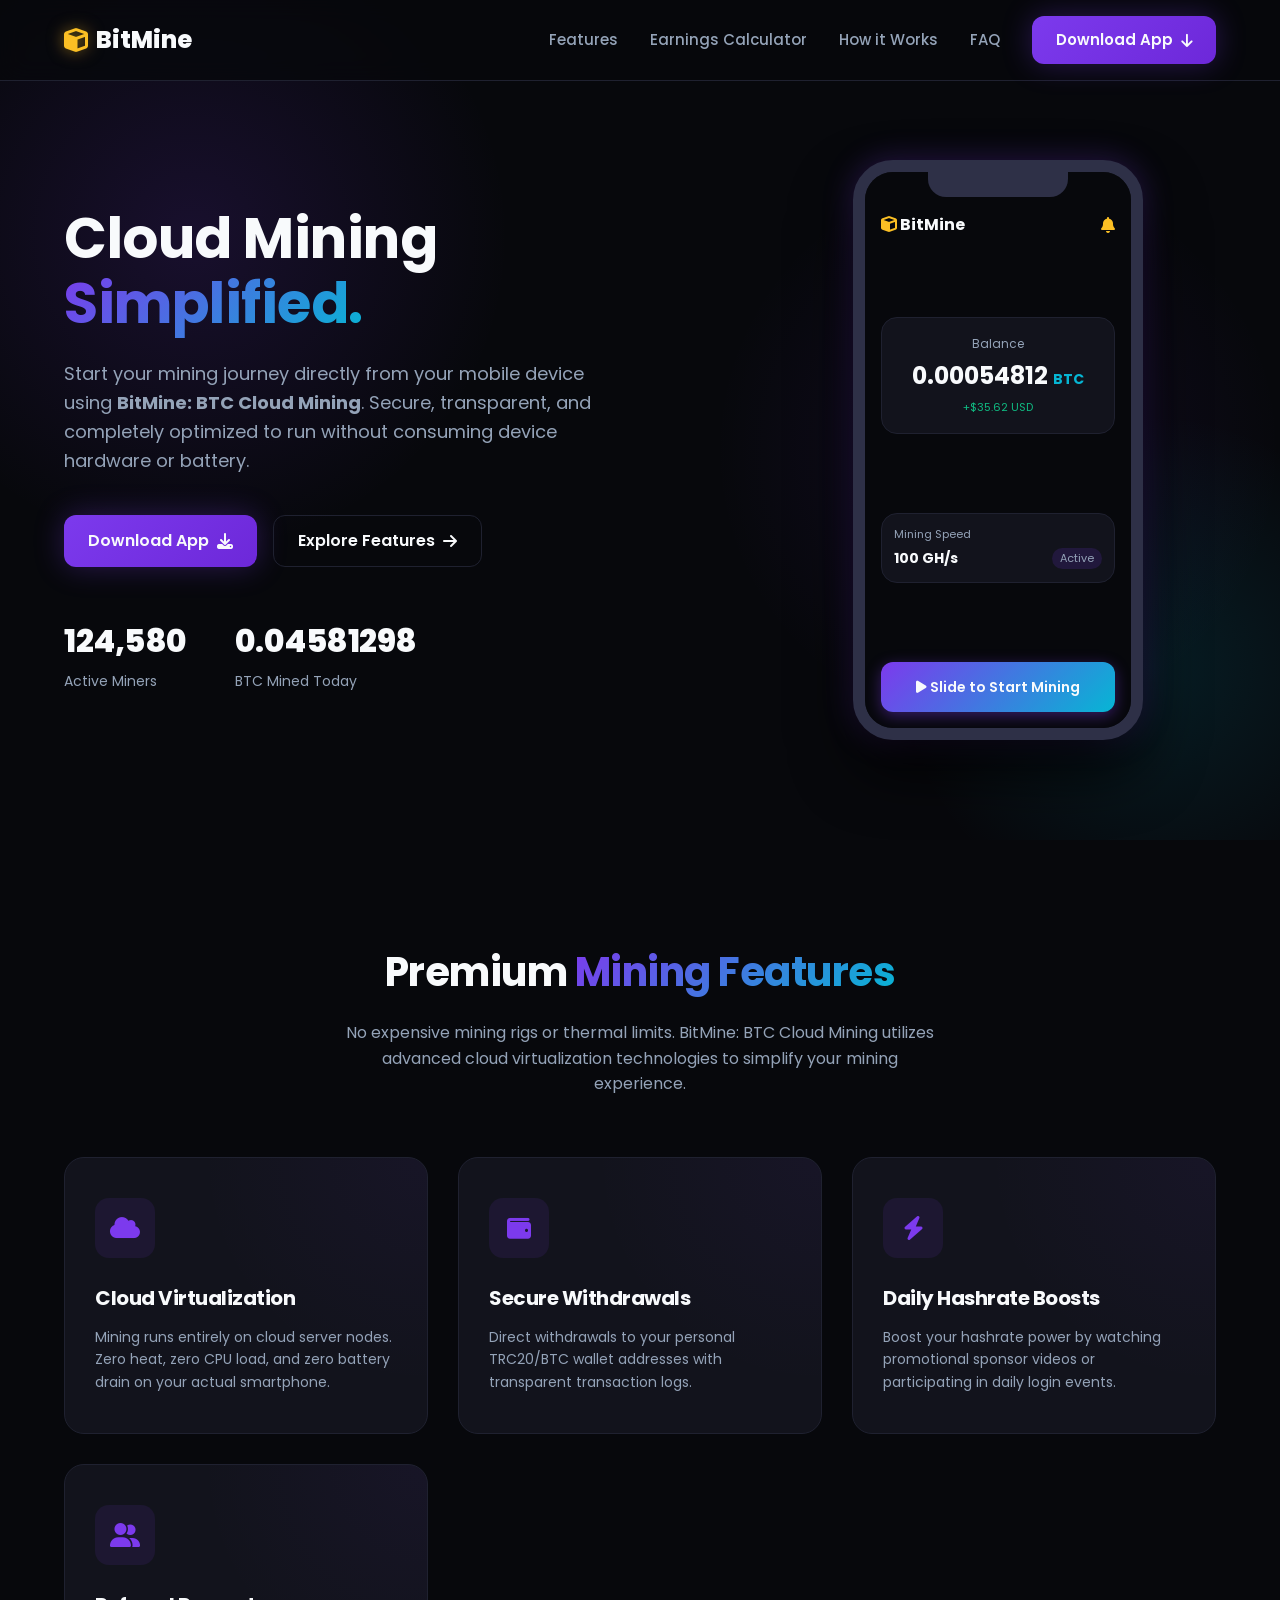
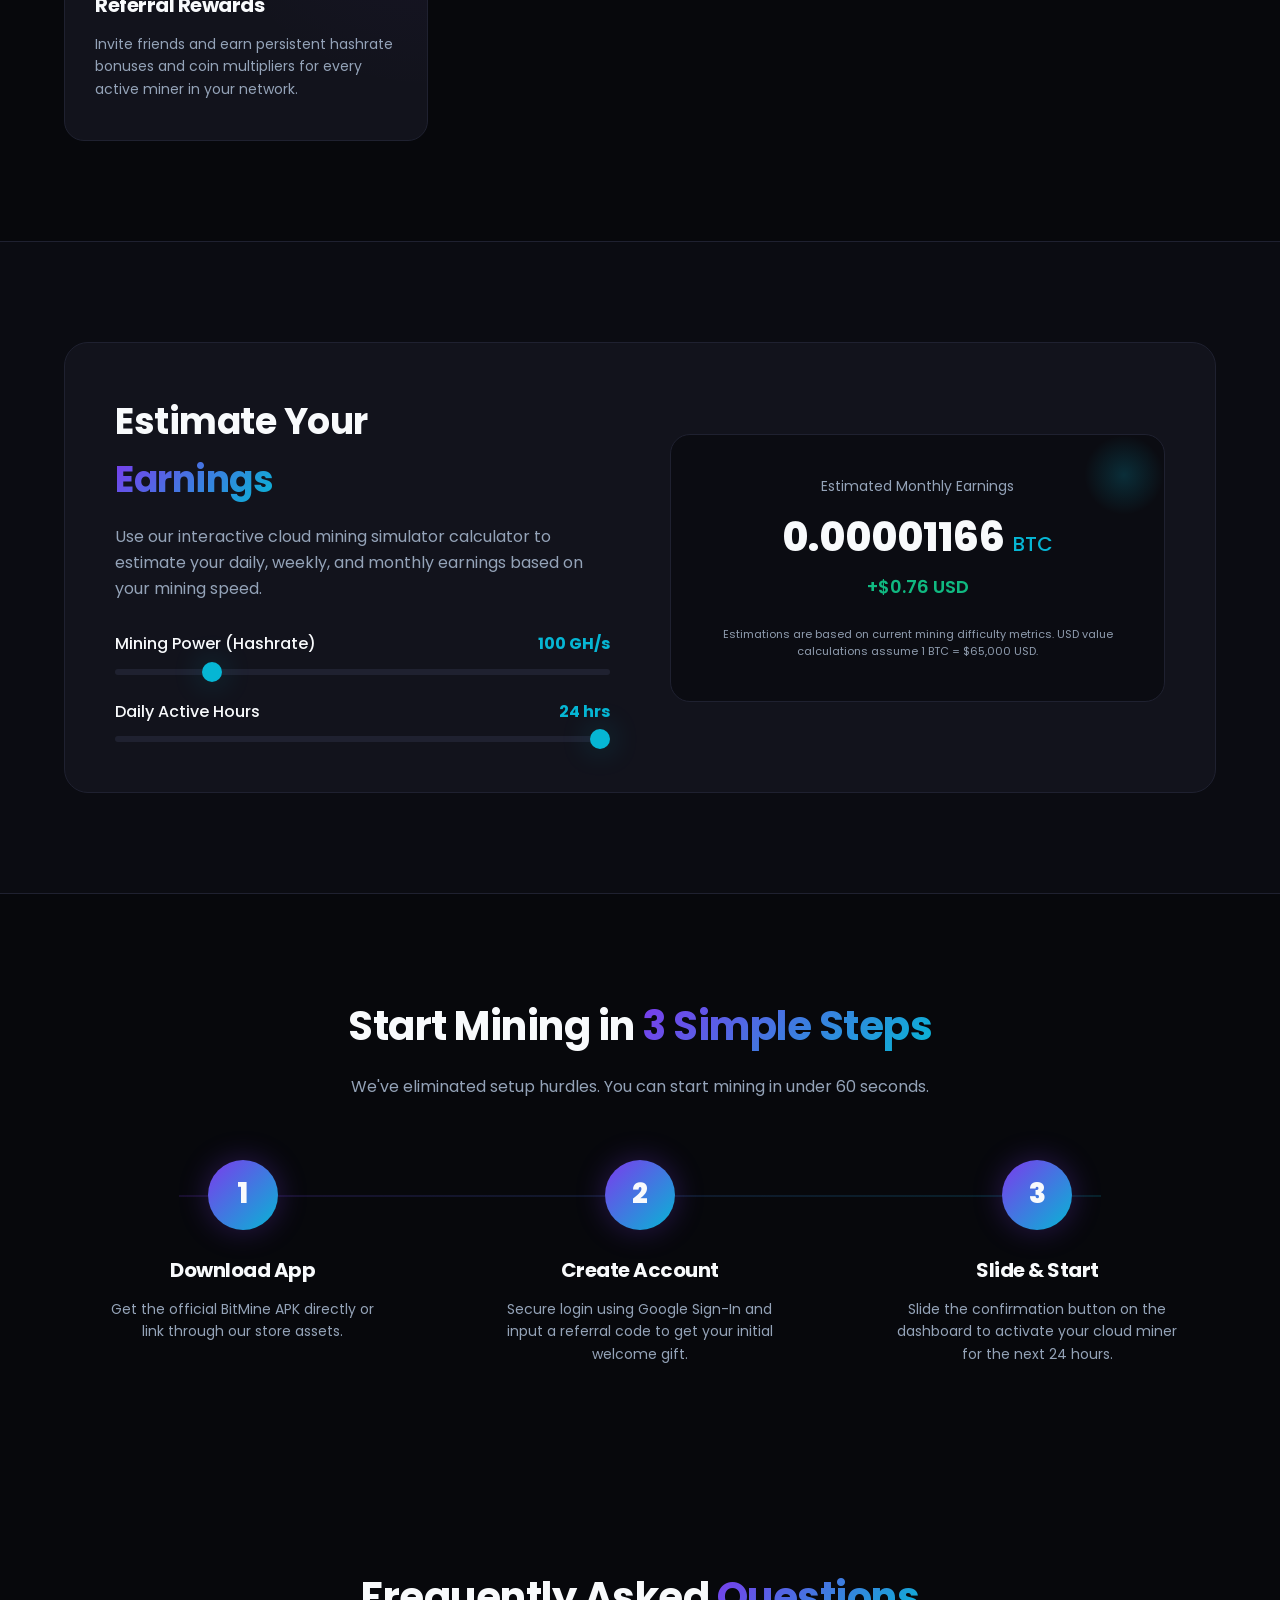
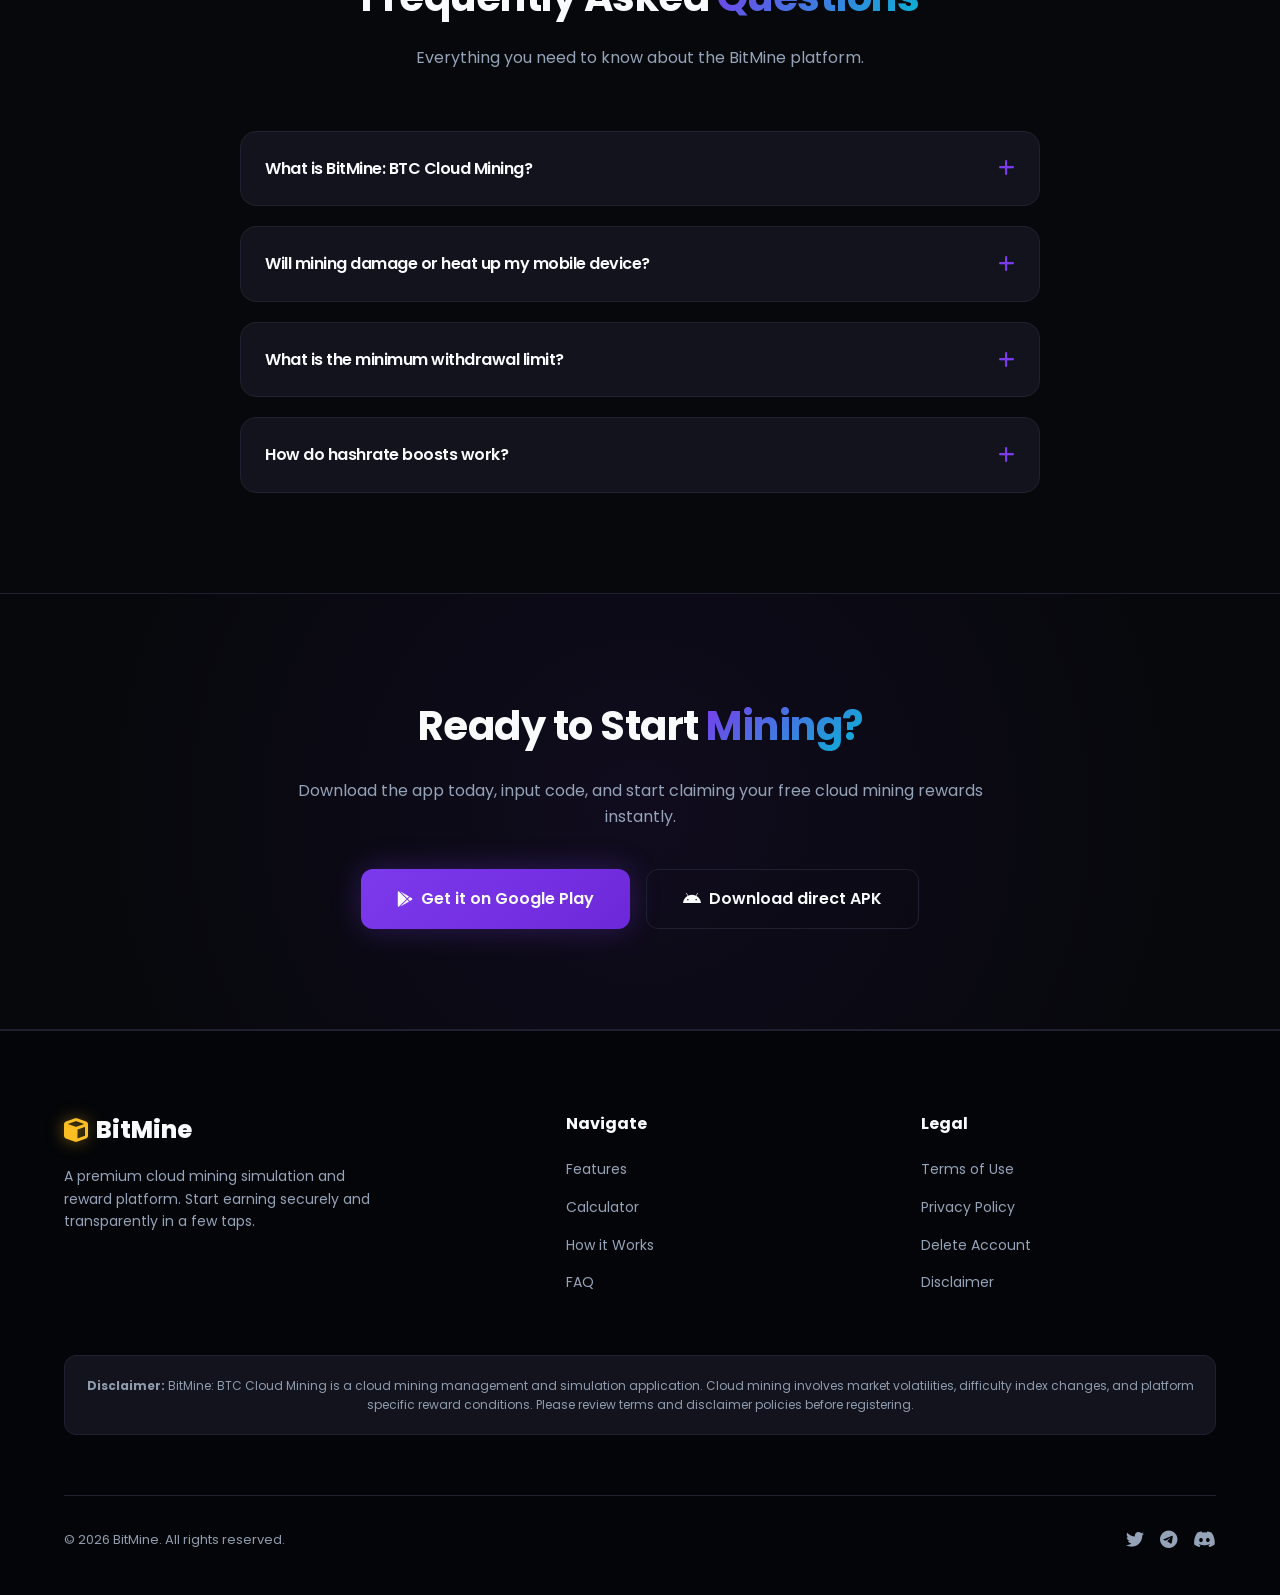
<file: index.html>
<!DOCTYPE html>
<html lang="en">
<head>
  <meta charset="UTF-8">
  <meta name="google-site-verification" content="Ybs1XV404HcVGMchdDGfZZibd4NsnzkDzKSmb9MdOsA" />
  <meta name="viewport" content="width=device-width, initial-scale=1.0">
  <title>BitMine: BTC Cloud Mining - Premium Cloud Mining Simulation Platform</title>

  <!-- SEO Meta Tags -->
  <meta name="description" content="Start mining Bitcoin securely and easily with BitMine: BTC Cloud Mining. The premium crypto cloud mining simulation platform for mobile. Zero battery drain, zero CPU load.">
  <meta name="keywords" content="bitcoin cloud mining, free btc miner, bitmine app, btc cloud mining, crypto mining simulation, earn bitcoin free, mobile bitcoin mining, legit btc cloud mining, bitmine crypto cloud mining, how to mine btc on android, bitcoin miner android, cloud mining simulator">
  <meta name="robots" content="index, follow">
  <meta name="author" content="BitMine Team">
  <link rel="canonical" href="https://bitmine-crypto-cloud-mining-d8o9.vercel.app/">

  <!-- Open Graph / Facebook -->
  <meta property="og:type" content="website">
  <meta property="og:url" content="https://bitmine-crypto-cloud-mining-d8o9.vercel.app/">
  <meta property="og:title" content="BitMine: BTC Cloud Mining - Premium Cloud Mining Simulation Platform">
  <meta property="og:description" content="Start mining Bitcoin securely and easily with BitMine: BTC Cloud Mining. Premium crypto cloud mining simulator with zero device resource usage.">
  <meta property="og:image" content="https://bitmine-crypto-cloud-mining-d8o9.vercel.app/images/meta-banner.png">

  <!-- Twitter -->
  <meta property="twitter:card" content="summary_large_image">
  <meta property="twitter:url" content="https://bitmine-crypto-cloud-mining-d8o9.vercel.app/">
  <meta property="twitter:title" content="BitMine: BTC Cloud Mining - Premium Cloud Mining Simulation Platform">
  <meta property="twitter:description" content="Start mining Bitcoin securely and easily with BitMine: BTC Cloud Mining. Premium crypto cloud mining simulator with zero device resource usage.">
  <meta property="twitter:image" content="https://bitmine-crypto-cloud-mining-d8o9.vercel.app/images/meta-banner.png">

  <!-- FontAwesome Icons -->
  <link rel="stylesheet" href="https://cdnjs.cloudflare.com/ajax/libs/font-awesome/6.4.0/css/all.min.css">
  <!-- Stylesheet -->
  <link rel="stylesheet" href="style.css">
</head>
<body>

  <!-- ── Header & Navigation ── -->
  <header>
    <div class="container nav-wrapper">
      <a href="#" class="logo" aria-label="BitMine Home">
        <i class="fa-solid fa-cube" aria-hidden="true"></i> BitMine
      </a>
      <nav>
        <div class="menu-toggle" id="mobile-menu" role="button" aria-label="Toggle navigation menu" tabindex="0" aria-expanded="false">
          <i class="fa-solid fa-bars" aria-hidden="true"></i>
        </div>
        <ul>
          <li><a href="#features">Features</a></li>
          <li><a href="#calculator">Earnings Calculator</a></li>
          <li><a href="#how-it-works">How it Works</a></li>
          <li><a href="#faq">FAQ</a></li>
          <li><a href="#download" class="btn-primary">Download App <i class="fa-solid fa-arrow-down" aria-hidden="true"></i></a></li>
        </ul>
      </nav>
    </div>
  </header>

  <!-- ── Hero Section ── -->
  <section class="hero">
    <div class="container hero-grid">
      <div class="hero-content">
        <h1>Cloud Mining <br><span class="gradient-text">Simplified.</span></h1>
        <p>Start your mining journey directly from your mobile device using <strong>BitMine: BTC Cloud Mining</strong>. Secure, transparent, and completely optimized to run without consuming device hardware or battery.</p>
        <div class="hero-buttons">
          <a href="#download" class="btn-primary">Download App <i class="fa-solid fa-download" aria-hidden="true"></i></a>
          <a href="#features" class="btn-secondary">Explore Features <i class="fa-solid fa-arrow-right" aria-hidden="true"></i></a>
        </div>
        <div class="hero-stats">
          <div class="stat-item">
            <h3 id="stat-miners">124,580</h3>
            <p>Active Miners</p>
          </div>
          <div class="stat-item">
            <h3 id="stat-btc">0.04581295</h3>
            <p>BTC Mined Today</p>
          </div>
        </div>
      </div>
      <div class="hero-mockup">
        <div class="mockup-glow"></div>
        <div class="device-frame">
          <div class="device-notch"></div>
          <div class="app-screen">
            <div class="app-header">
              <span><i class="fa-solid fa-cube" aria-hidden="true"></i> BitMine</span>
              <i class="fa-solid fa-bell" aria-hidden="true"></i>
            </div>
            
            <div class="app-card">
              <p class="app-card-title">Balance</p>
              <p class="app-card-val">0.00054812 <span style="font-size: 14px; color: var(--secondary);">BTC</span></p>
              <p style="font-size: 11px; color: var(--success); margin-top: 4px;">+$35.62 USD</p>
            </div>

            <div class="app-card" style="padding: 12px;">
              <p class="app-card-title" style="text-align: left; font-size: 11px;">Mining Speed</p>
              <div style="display: flex; justify-content: space-between; align-items: center; margin-top: 4px;">
                <span style="font-weight: 700; font-size: 14px; color: var(--text-primary);">100 GH/s</span>
                <span style="font-size: 11px; color: var(--text-secondary); background: rgba(124,58,237,0.15); padding: 2px 8px; border-radius: 20px;">Active</span>
              </div>
            </div>

            <div class="app-mining-btn">
              <i class="fa-solid fa-play" aria-hidden="true"></i> Slide to Start Mining
            </div>
          </div>
        </div>
      </div>
    </div>
  </section>

  <!-- ── Features Section ── -->
  <section class="features" id="features">
    <div class="container">
      <div class="section-header">
        <h2>Premium <span class="gradient-text">Mining Features</span></h2>
        <p>No expensive mining rigs or thermal limits. BitMine: BTC Cloud Mining utilizes advanced cloud virtualization technologies to simplify your mining experience.</p>
      </div>
      <div class="features-grid">
        <!-- Feature 1 -->
        <div class="feature-card">
          <div class="feature-icon"><i class="fa-solid fa-cloud" aria-hidden="true"></i></div>
          <h3>Cloud Virtualization</h3>
          <p>Mining runs entirely on cloud server nodes. Zero heat, zero CPU load, and zero battery drain on your actual smartphone.</p>
        </div>
        <!-- Feature 2 -->
        <div class="feature-card">
          <div class="feature-icon"><i class="fa-solid fa-wallet" aria-hidden="true"></i></div>
          <h3>Secure Withdrawals</h3>
          <p>Direct withdrawals to your personal TRC20/BTC wallet addresses with transparent transaction logs.</p>
        </div>
        <!-- Feature 3 -->
        <div class="feature-card">
          <div class="feature-icon"><i class="fa-solid fa-bolt" aria-hidden="true"></i></div>
          <h3>Daily Hashrate Boosts</h3>
          <p>Boost your hashrate power by watching promotional sponsor videos or participating in daily login events.</p>
        </div>
        <!-- Feature 4 -->
        <div class="feature-card">
          <div class="feature-icon"><i class="fa-solid fa-user-group" aria-hidden="true"></i></div>
          <h3>Referral Rewards</h3>
          <p>Invite friends and earn persistent hashrate bonuses and coin multipliers for every active miner in your network.</p>
        </div>
      </div>
    </div>
  </section>

  <!-- ── Interactive Earnings Calculator ── -->
  <section class="calculator-section" id="calculator">
    <div class="container">
      <div class="calc-box">
        <div class="calc-left">
          <h2>Estimate Your <br><span class="gradient-text">Earnings</span></h2>
          <p>Use our interactive cloud mining simulator calculator to estimate your daily, weekly, and monthly earnings based on your mining speed.</p>
          <div class="calc-sliders">
            <div class="slider-group">
              <div class="slider-header">
                <span>Mining Power (Hashrate)</span>
                <span id="hashrate-label">100 GH/s</span>
              </div>
              <input type="range" id="hashrate-slider" min="10" max="500" value="100" aria-label="Mining Power Hashrate Slider">
            </div>
            <div class="slider-group">
              <div class="slider-header">
                <span>Daily Active Hours</span>
                <span id="hours-label">24 hrs</span>
              </div>
              <input type="range" id="hours-slider" min="1" max="24" value="24" aria-label="Daily active hours slider">
            </div>
          </div>
        </div>
        <div class="calc-right">
          <p class="calc-output-title">Estimated Monthly Earnings</p>
          <p class="calc-output-val" id="calc-btc-val">0.00054000 <span>BTC</span></p>
          <p class="calc-usd-val" id="calc-usd-val">+$35.10 USD</p>
          <p style="font-size: 11px; color: var(--text-muted);">Estimations are based on current mining difficulty metrics. USD value calculations assume 1 BTC = $65,000 USD.</p>
        </div>
      </div>
    </div>
  </section>

  <!-- ── How It Works Section ── -->
  <section class="how-it-works" id="how-it-works">
    <div class="container">
      <div class="section-header">
        <h2>Start Mining in <span class="gradient-text">3 Simple Steps</span></h2>
        <p>We've eliminated setup hurdles. You can start mining in under 60 seconds.</p>
      </div>
      <div class="steps-container">
        <div class="step-card">
          <div class="step-num">1</div>
          <h3>Download App</h3>
          <p>Get the official BitMine APK directly or link through our store assets.</p>
        </div>
        <div class="step-card">
          <div class="step-num">2</div>
          <h3>Create Account</h3>
          <p>Secure login using Google Sign-In and input a referral code to get your initial welcome gift.</p>
        </div>
        <div class="step-card">
          <div class="step-num">3</div>
          <h3>Slide & Start</h3>
          <p>Slide the confirmation button on the dashboard to activate your cloud miner for the next 24 hours.</p>
        </div>
      </div>
    </div>
  </section>

  <!-- ── FAQ Section ── -->
  <section class="faq" id="faq">
    <div class="container">
      <div class="section-header">
        <h2>Frequently Asked <span class="gradient-text">Questions</span></h2>
        <p>Everything you need to know about the BitMine platform.</p>
      </div>
      <div class="faq-container">
        <!-- FAQ 1 -->
        <div class="faq-item">
          <div class="faq-header" role="button" tabindex="0" aria-expanded="false">
            <h3>What is BitMine: BTC Cloud Mining?</h3>
            <i class="fa-solid fa-plus faq-icon" aria-hidden="true"></i>
          </div>
          <div class="faq-content">
            <p>BitMine: BTC Cloud Mining is a cloud mining management and simulation platform that lets users coordinate remote mining nodes. The app acts as a dashboard to claim earnings, boost mining speed, and request payouts securely.</p>
          </div>
        </div>
        <!-- FAQ 2 -->
        <div class="faq-item">
          <div class="faq-header" role="button" tabindex="0" aria-expanded="false">
            <h3>Will mining damage or heat up my mobile device?</h3>
            <i class="fa-solid fa-plus faq-icon" aria-hidden="true"></i>
          </div>
          <div class="faq-content">
            <p>No. Traditional mining runs heavy calculations on hardware, leading to battery degradation and overheating. BitMine runs all computations on secure remote servers. Your phone is only used as a tracking dashboard.</p>
          </div>
        </div>
        <!-- FAQ 3 -->
        <div class="faq-item">
          <div class="faq-header" role="button" tabindex="0" aria-expanded="false">
            <h3>What is the minimum withdrawal limit?</h3>
            <i class="fa-solid fa-plus faq-icon" aria-hidden="true"></i>
          </div>
          <div class="faq-content">
            <p>The standard minimum withdrawal threshold is 0.00001 BTC. Payout requests are verified and processed directly to TRC20/BTC wallet addresses within 24 to 72 hours.</p>
          </div>
        </div>
        <!-- FAQ 4 -->
        <div class="faq-item">
          <div class="faq-header" role="button" tabindex="0" aria-expanded="false">
            <h3>How do hashrate boosts work?</h3>
            <i class="fa-solid fa-plus faq-icon" aria-hidden="true"></i>
          </div>
          <div class="faq-content">
            <p>You can temporarily boost your hashrate power by claiming daily bonuses, activating the sponsor video multipliers, or by referring active users to the platform.</p>
          </div>
        </div>
      </div>
    </div>
  </section>

  <!-- ── Download Call to Action ── -->
  <section class="calculator-section" id="download" style="text-align: center; background: radial-gradient(circle at center, rgba(124, 58, 237, 0.08) 0%, transparent 80%);">
    <div class="container" style="max-width: 800px;">
      <h2 style="font-size: 40px; margin-bottom: 20px;">Ready to Start <span class="gradient-text">Mining?</span></h2>
      <p style="color: var(--text-secondary); margin-bottom: 40px;">Download the app today, input code, and start claiming your free cloud mining rewards instantly.</p>
      <div style="display: flex; justify-content: center; gap: 16px; flex-wrap: wrap;">
        <a href="https://play.google.com/store/apps/details?id=com.bitcloudmining.simulator" class="btn-primary" style="padding: 16px 36px; font-size: 16px;" target="_blank" rel="noopener">
          <i class="fa-brands fa-google-play" aria-hidden="true"></i> Get it on Google Play
        </a>
        <a href="#" class="btn-secondary" style="padding: 16px 36px; font-size: 16px;">
          <i class="fa-brands fa-android" aria-hidden="true"></i> Download direct APK
        </a>
      </div>
    </div>
  </section>

  <!-- ── Footer ── -->
  <footer>
    <div class="container">
      <div class="footer-grid">
        <div class="footer-brand">
          <a href="#" class="logo" aria-label="BitMine Home"><i class="fa-solid fa-cube" aria-hidden="true"></i> BitMine</a>
          <p>A premium cloud mining simulation and reward platform. Start earning securely and transparently in a few taps.</p>
        </div>
        <div class="footer-links">
          <h4>Navigate</h4>
          <ul>
            <li><a href="#features">Features</a></li>
            <li><a href="#calculator">Calculator</a></li>
            <li><a href="#how-it-works">How it Works</a></li>
            <li><a href="#faq">FAQ</a></li>
          </ul>
        </div>
        <div class="footer-links">
          <h4>Legal</h4>
          <ul>
            <li><a href="terms_of_use.html">Terms of Use</a></li>
            <li><a href="privacy_policy.html">Privacy Policy</a></li>
            <li><a href="delete_user.html">Delete Account</a></li>
            <li><a href="#">Disclaimer</a></li>
          </ul>
        </div>
        <div class="footer-disclaimer">
          <p><strong>Disclaimer:</strong> BitMine: BTC Cloud Mining is a cloud mining management and simulation application. Cloud mining involves market volatilities, difficulty index changes, and platform specific reward conditions. Please review terms and disclaimer policies before registering.</p>
        </div>
      </div>
      <div class="footer-bottom">
        <p>&copy; 2026 BitMine. All rights reserved.</p>
        <div class="social-links">
          <a href="#" aria-label="Twitter"><i class="fa-brands fa-twitter" aria-hidden="true"></i></a>
          <a href="#" aria-label="Telegram"><i class="fa-brands fa-telegram" aria-hidden="true"></i></a>
          <a href="#" aria-label="Discord"><i class="fa-brands fa-discord" aria-hidden="true"></i></a>
        </div>
      </div>
    </div>
  </footer>

  <!-- ── Javascript Logic ── -->
  <script>
    // Mobile Navigation Menu Toggle
    const mobileMenu = document.getElementById('mobile-menu');
    const navUl = document.querySelector('nav ul');
    
    function toggleMenu() {
      navUl.classList.toggle('active');
      const icon = mobileMenu.querySelector('i');
      icon.classList.toggle('fa-bars');
      icon.classList.toggle('fa-xmark');
      const isExpanded = navUl.classList.contains('active');
      mobileMenu.setAttribute('aria-expanded', isExpanded ? 'true' : 'false');
    }

    mobileMenu.addEventListener('click', toggleMenu);
    mobileMenu.addEventListener('keydown', (e) => {
      if (e.key === 'Enter' || e.key === ' ') {
        e.preventDefault();
        toggleMenu();
      }
    });

    // Close menu when clicking on a link
    document.querySelectorAll('nav ul a').forEach(link => {
      link.addEventListener('click', () => {
        navUl.classList.remove('active');
        const icon = mobileMenu.querySelector('i');
        icon.classList.add('fa-bars');
        icon.classList.remove('fa-xmark');
        mobileMenu.setAttribute('aria-expanded', 'false');
      });
    });

    // Live Mined BTC Counter Animation
    let btcMined = 0.04581295;
    const btcCounterEl = document.getElementById('stat-btc');
    setInterval(() => {
      btcMined += 0.00000003;
      btcCounterEl.innerText = btcMined.toFixed(8);
    }, 1500);

    // Earnings Calculator
    const hashrateSlider = document.getElementById('hashrate-slider');
    const hoursSlider = document.getElementById('hours-slider');
    const hashrateLabel = document.getElementById('hashrate-label');
    const hoursLabel = document.getElementById('hours-label');
    const calcBtcVal = document.getElementById('calc-btc-val');
    const calcUsdVal = document.getElementById('calc-usd-val');

    const BTC_PRICE = 65000; 
    const BASE_RATE_PER_SEC_PER_GH = 0.000000000000045; 

    function updateCalculation() {
      const hashrate = parseFloat(hashrateSlider.value);
      const hours = parseFloat(hoursSlider.value);

      hashrateLabel.innerText = `${hashrate} GH/s`;
      hoursLabel.innerText = `${hours} hrs`;

      const secondsPerMonth = hours * 3600 * 30;
      const btcEarned = hashrate * secondsPerMonth * BASE_RATE_PER_SEC_PER_GH;
      const usdEarned = btcEarned * BTC_PRICE;

      calcBtcVal.innerHTML = `${btcEarned.toFixed(8)} <span>BTC</span>`;
      calcUsdVal.innerText = `+$${usdEarned.toFixed(2)} USD`;
    }

    hashrateSlider.addEventListener('input', updateCalculation);
    hoursSlider.addEventListener('input', updateCalculation);
    updateCalculation(); 

    // FAQ Accordion Logic
    const faqItems = document.querySelectorAll('.faq-item');
    faqItems.forEach(item => {
      const header = item.querySelector('.faq-header');
      const content = item.querySelector('.faq-content');
      
      function toggleFAQ() {
        const isActive = item.classList.contains('active');
        
        faqItems.forEach(i => {
          i.classList.remove('active');
          i.querySelector('.faq-header').setAttribute('aria-expanded', 'false');
          i.querySelector('.faq-content').style.maxHeight = null;
        });

        if (!isActive) {
          item.classList.add('active');
          header.setAttribute('aria-expanded', 'true');
          content.style.maxHeight = content.scrollHeight + "px";
        }
      }

      header.addEventListener('click', toggleFAQ);
      header.addEventListener('keydown', (e) => {
        if (e.key === 'Enter' || e.key === ' ') {
          e.preventDefault();
          toggleFAQ();
        }
      });
    });
  </script>
</body>
</html>
</file>
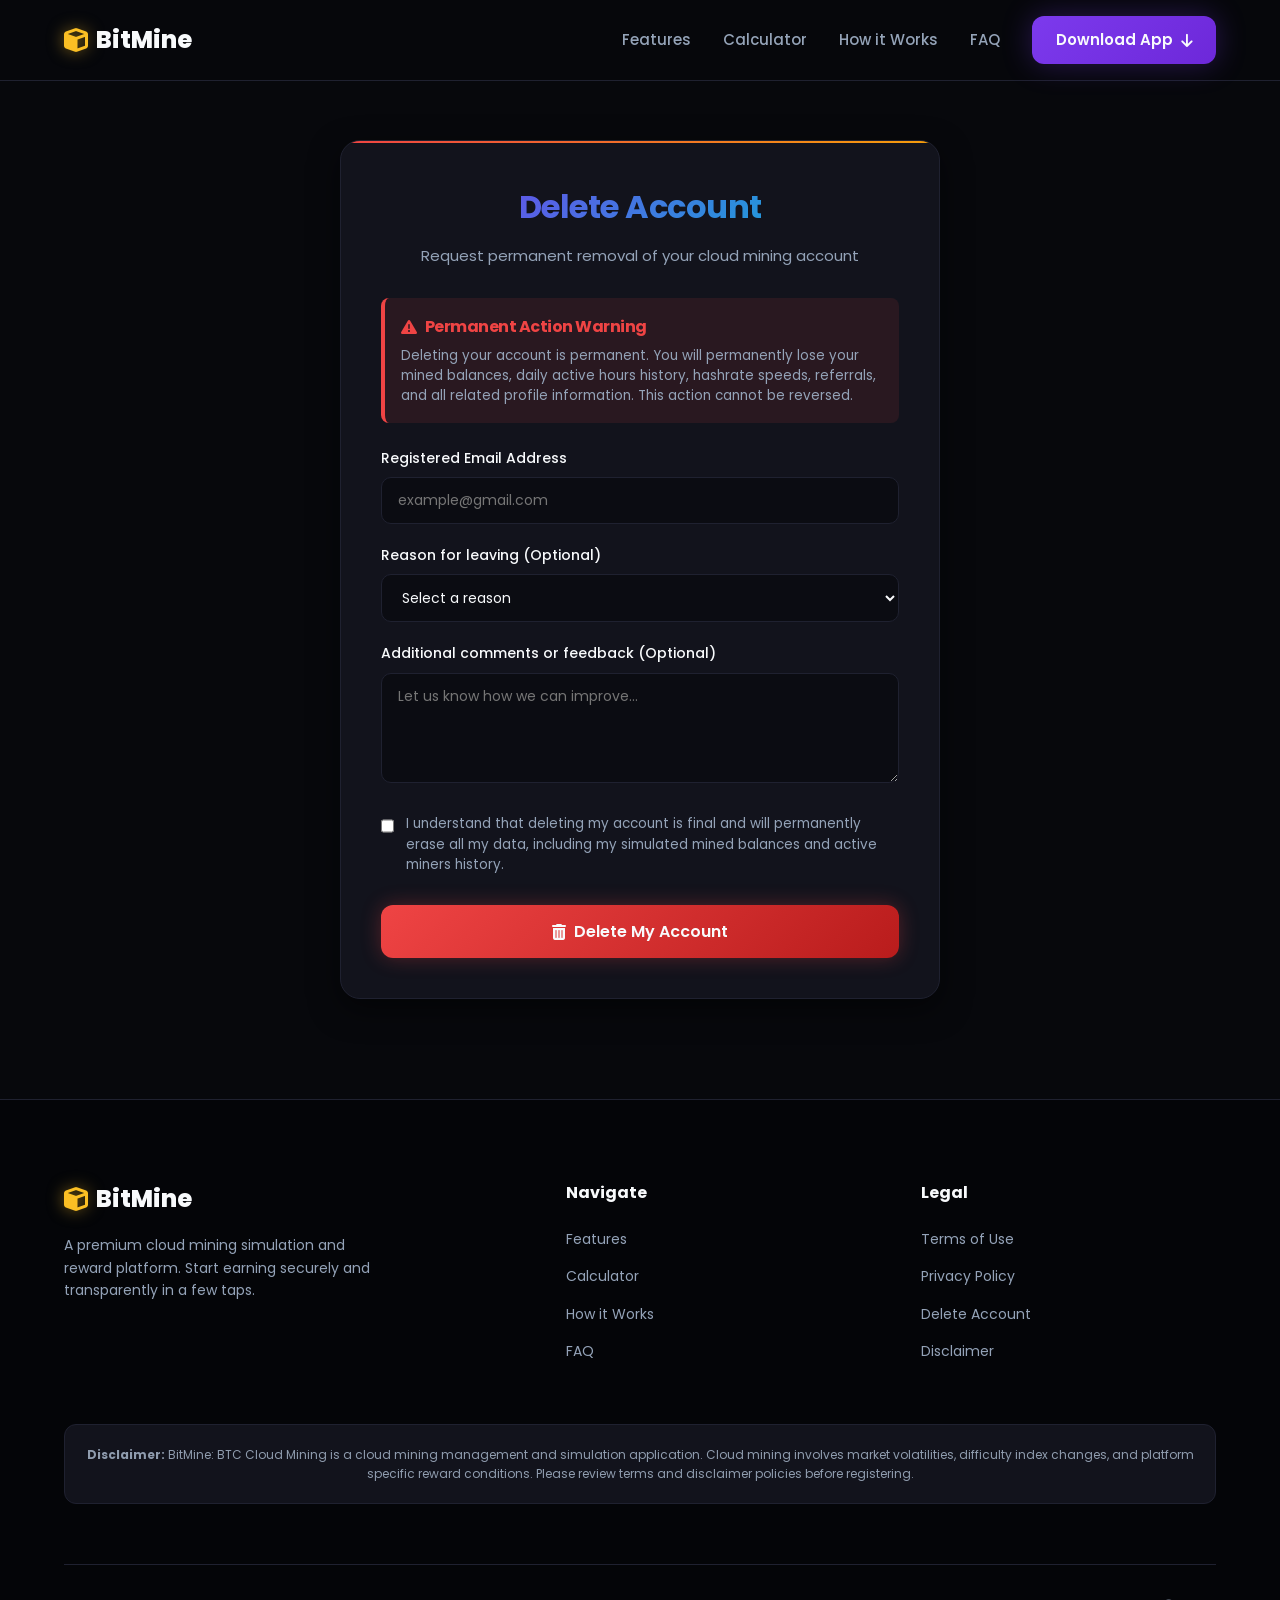
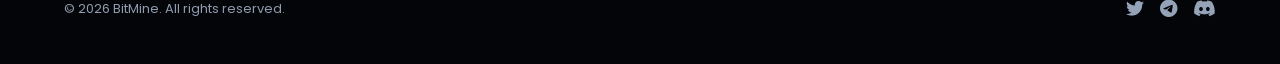
<file: delete_user.html>
<!DOCTYPE html>
<html lang="en">
<head>
  <meta charset="UTF-8">
  <meta name="viewport" content="width=device-width, initial-scale=1.0">
  <title>Delete Account - BitMine: BTC Cloud Mining</title>

  <!-- SEO Meta Tags -->
  <meta name="description" content="Request deletion of your BitMine: BTC Cloud Mining account and associated data.">
  <meta name="keywords" content="delete account, delete user data, bitmine support, data deletion, remove account">
  <meta name="robots" content="index, follow">
  <link rel="canonical" href="https://bitmine-crypto-cloud-mining-d8o9.vercel.app/delete_user.html">

  <!-- FontAwesome Icons -->
  <link rel="stylesheet" href="https://cdnjs.cloudflare.com/ajax/libs/font-awesome/6.4.0/css/all.min.css">
  <!-- Stylesheet -->
  <link rel="stylesheet" href="style.css">
  <style>
    .delete-container {
      padding: 140px 0 100px 0;
      max-width: 600px;
      margin: 0 auto;
    }
    .delete-card {
      background-color: var(--card-bg);
      border: 1px solid var(--card-border);
      border-radius: 20px;
      padding: 40px;
      box-shadow: 0 10px 30px rgba(0, 0, 0, 0.5);
      position: relative;
      overflow: hidden;
    }
    .delete-card::before {
      content: '';
      position: absolute;
      top: -2px;
      left: -2px;
      right: -2px;
      height: 4px;
      background: linear-gradient(90deg, #EF4444, #F59E0B);
      border-radius: 20px 20px 0 0;
    }
    .delete-card h1 {
      font-size: 32px;
      margin-bottom: 12px;
      text-align: center;
    }
    .delete-subtitle {
      text-align: center;
      color: var(--text-secondary);
      font-size: 15px;
      margin-bottom: 30px;
    }
    .warning-box {
      background: rgba(239, 68, 68, 0.1);
      border-left: 4px solid #EF4444;
      padding: 16px;
      border-radius: 8px;
      margin-bottom: 24px;
    }
    .warning-box h3 {
      color: #EF4444;
      font-size: 16px;
      margin-bottom: 6px;
      display: flex;
      align-items: center;
      gap: 8px;
    }
    .warning-box p {
      color: var(--text-secondary);
      font-size: 13.5px;
      line-height: 1.5;
    }
    .form-group {
      margin-bottom: 20px;
    }
    .form-group label {
      display: block;
      color: var(--text-primary);
      font-size: 14px;
      font-weight: 500;
      margin-bottom: 8px;
    }
    .form-group input[type="email"],
    .form-group select,
    .form-group textarea {
      width: 100%;
      background: rgba(7, 8, 12, 0.6);
      border: 1px solid var(--card-border);
      border-radius: 10px;
      padding: 12px 16px;
      color: var(--text-primary);
      font-size: 14px;
      font-family: 'Poppins', sans-serif;
      transition: var(--transition);
    }
    .form-group input[type="email"]:focus,
    .form-group select:focus,
    .form-group textarea:focus {
      border-color: #EF4444;
      outline: none;
      box-shadow: 0 0 10px rgba(239, 68, 68, 0.2);
    }
    .checkbox-group {
      display: flex;
      align-items: flex-start;
      gap: 12px;
      margin-top: 24px;
      margin-bottom: 30px;
    }
    .checkbox-group input[type="checkbox"] {
      margin-top: 4px;
      accent-color: #EF4444;
      cursor: pointer;
      width: 16px;
      height: 16px;
    }
    .checkbox-group label {
      color: var(--text-secondary);
      font-size: 13.5px;
      line-height: 1.5;
      cursor: pointer;
      user-select: none;
    }
    .btn-danger {
      width: 100%;
      background: linear-gradient(135deg, #EF4444 0%, #B91C1C 100%);
      color: var(--text-primary);
      padding: 14px 24px;
      border-radius: 12px;
      text-decoration: none;
      font-weight: 600;
      font-size: 16px;
      display: inline-flex;
      align-items: center;
      justify-content: center;
      gap: 8px;
      border: none;
      cursor: pointer;
      box-shadow: 0 0 20px rgba(239, 68, 68, 0.3);
      transition: var(--transition);
    }
    .btn-danger:hover {
      transform: translateY(-2px);
      box-shadow: 0 0 30px rgba(239, 68, 68, 0.5);
    }
    .btn-danger:disabled {
      background: var(--card-border);
      color: var(--text-muted);
      cursor: not-allowed;
      transform: none;
      box-shadow: none;
    }
    .success-card {
      display: none;
      text-align: center;
      padding: 20px 0;
    }
    .success-icon {
      font-size: 60px;
      color: var(--success);
      margin-bottom: 24px;
      filter: drop-shadow(0 0 15px rgba(16, 185, 129, 0.4));
    }
    .success-card h2 {
      font-size: 28px;
      margin-bottom: 16px;
    }
    .success-card p {
      color: var(--text-secondary);
      font-size: 15px;
      margin-bottom: 24px;
      line-height: 1.6;
    }
    @media (max-width: 768px) {
      .delete-container {
        padding: 100px 16px 60px 16px;
      }
      .delete-card {
        padding: 30px 20px;
      }
      .delete-card h1 {
        font-size: 26px;
      }
    }
  </style>
</head>
<body>

  <!-- ── Header & Navigation ── -->
  <header>
    <div class="container nav-wrapper">
      <a href="index.html" class="logo" aria-label="BitMine Home">
        <i class="fa-solid fa-cube" aria-hidden="true"></i> BitMine
      </a>
      <nav>
        <div class="menu-toggle" id="mobile-menu" role="button" aria-label="Toggle navigation menu" tabindex="0" aria-expanded="false">
          <i class="fa-solid fa-bars" aria-hidden="true"></i>
        </div>
        <ul>
          <li><a href="index.html#features">Features</a></li>
          <li><a href="index.html#calculator">Calculator</a></li>
          <li><a href="index.html#how-it-works">How it Works</a></li>
          <li><a href="index.html#faq">FAQ</a></li>
          <li><a href="index.html#download" class="btn-primary">Download App <i class="fa-solid fa-arrow-down" aria-hidden="true"></i></a></li>
        </ul>
      </nav>
    </div>
  </header>

  <!-- ── Main Container ── -->
  <main class="container delete-container">
    <!-- Deletion Form Card -->
    <div class="delete-card" id="deletion-card">
      <h1 class="gradient-text">Delete Account</h1>
      <p class="delete-subtitle">Request permanent removal of your cloud mining account</p>

      <div class="warning-box">
        <h3><i class="fa-solid fa-triangle-exclamation"></i> Permanent Action Warning</h3>
        <p>Deleting your account is permanent. You will permanently lose your mined balances, daily active hours history, hashrate speeds, referrals, and all related profile information. This action cannot be reversed.</p>
      </div>

      <form id="delete-account-form" onsubmit="handleDeletionSubmit(event)">
        <div class="form-group">
          <label for="email">Registered Email Address</label>
          <input type="email" id="email" name="email" placeholder="example@gmail.com" required autocomplete="email">
        </div>

        <div class="form-group">
          <label for="reason">Reason for leaving (Optional)</label>
          <select id="reason" name="reason">
            <option value="" disabled selected>Select a reason</option>
            <option value="no-longer-need">No longer using the application</option>
            <option value="too-difficult">Found mining simulator too complex</option>
            <option value="privacy">Privacy concerns</option>
            <option value="bugs">Encountered application bugs</option>
            <option value="other">Other reason</option>
          </select>
        </div>

        <div class="form-group">
          <label for="message">Additional comments or feedback (Optional)</label>
          <textarea id="message" name="message" rows="4" placeholder="Let us know how we can improve..."></textarea>
        </div>

        <div class="checkbox-group">
          <input type="checkbox" id="confirm-deletion" required>
          <label for="confirm-deletion">
            I understand that deleting my account is final and will permanently erase all my data, including my simulated mined balances and active miners history.
          </label>
        </div>

        <button type="submit" class="btn-danger" id="submit-btn">
          <i class="fa-solid fa-trash-can"></i> Delete My Account
        </button>
      </form>
    </div>

    <!-- Success Modal Card -->
    <div class="delete-card success-card" id="success-card">
      <div class="success-icon">
        <i class="fa-regular fa-circle-check"></i>
      </div>
      <h2 class="gradient-text">Request Received</h2>
      <p>
        Your account deletion request has been successfully registered. In compliance with data safety standards, we will permanently purge all your personal records, wallet details, and mining milestones within <strong>7 business days</strong>.
      </p>
      <p style="font-size: 13.5px; color: var(--text-muted);">
        If you have questions, please feel free to reach out to us at <a href="mailto:gurukrupatechnology007@gmail.com" style="color: var(--secondary); text-decoration: none;">gurukrupatechnology007@gmail.com</a>.
      </p>
      <a href="index.html" class="btn-secondary back-btn">
        <i class="fa-solid fa-house"></i> Return Home
      </a>
    </div>
  </main>

  <!-- ── Footer ── -->
  <footer>
    <div class="container">
      <div class="footer-grid">
        <div class="footer-brand">
          <a href="index.html" class="logo" aria-label="BitMine Home"><i class="fa-solid fa-cube" aria-hidden="true"></i> BitMine</a>
          <p>A premium cloud mining simulation and reward platform. Start earning securely and transparently in a few taps.</p>
        </div>
        <div class="footer-links">
          <h4>Navigate</h4>
          <ul>
            <li><a href="index.html#features">Features</a></li>
            <li><a href="index.html#calculator">Calculator</a></li>
            <li><a href="index.html#how-it-works">How it Works</a></li>
            <li><a href="index.html#faq">FAQ</a></li>
          </ul>
        </div>
        <div class="footer-links">
          <h4>Legal</h4>
          <ul>
            <li><a href="terms_of_use.html">Terms of Use</a></li>
            <li><a href="privacy_policy.html">Privacy Policy</a></li>
            <li><a href="delete_user.html">Delete Account</a></li>
            <li><a href="#">Disclaimer</a></li>
          </ul>
        </div>
        <div class="footer-disclaimer">
          <p><strong>Disclaimer:</strong> BitMine: BTC Cloud Mining is a cloud mining management and simulation application. Cloud mining involves market volatilities, difficulty index changes, and platform specific reward conditions. Please review terms and disclaimer policies before registering.</p>
        </div>
      </div>
      <div class="footer-bottom">
        <p>&copy; 2026 BitMine. All rights reserved.</p>
        <div class="social-links">
          <a href="#" aria-label="Twitter"><i class="fa-brands fa-twitter" aria-hidden="true"></i></a>
          <a href="#" aria-label="Telegram"><i class="fa-brands fa-telegram" aria-hidden="true"></i></a>
          <a href="#" aria-label="Discord"><i class="fa-brands fa-discord" aria-hidden="true"></i></a>
        </div>
      </div>
    </div>
  </footer>

  <!-- ── Javascript Logic ── -->
  <script>
    // Mobile Navigation Menu Toggle
    const mobileMenu = document.getElementById('mobile-menu');
    const navUl = document.querySelector('nav ul');
    
    function toggleMenu() {
      navUl.classList.toggle('active');
      const icon = mobileMenu.querySelector('i');
      icon.classList.toggle('fa-bars');
      icon.classList.toggle('fa-xmark');
      const isExpanded = navUl.classList.contains('active');
      mobileMenu.setAttribute('aria-expanded', isExpanded ? 'true' : 'false');
    }

    mobileMenu.addEventListener('click', toggleMenu);
    mobileMenu.addEventListener('keydown', (e) => {
      if (e.key === 'Enter' || e.key === ' ') {
        e.preventDefault();
        toggleMenu();
      }
    });

    // Close menu when clicking on a link
    document.querySelectorAll('nav ul a').forEach(link => {
      link.addEventListener('click', () => {
        navUl.classList.remove('active');
        const icon = mobileMenu.querySelector('i');
        icon.classList.add('fa-bars');
        icon.classList.remove('fa-xmark');
        mobileMenu.setAttribute('aria-expanded', 'false');
      });
    });

    // Form Submission Handling
    function handleDeletionSubmit(event) {
      event.preventDefault();
      
      const submitBtn = document.getElementById('submit-btn');
      submitBtn.disabled = true;
      submitBtn.innerHTML = '<i class="fa-solid fa-spinner fa-spin"></i> Processing Request...';
      
      // Simulate API request/purgation time
      setTimeout(() => {
        document.getElementById('deletion-card').style.display = 'none';
        document.getElementById('success-card').style.display = 'block';
        window.scrollTo({ top: 0, behavior: 'smooth' });
      }, 1500);
    }
  </script>
</body>
</html>
</file>
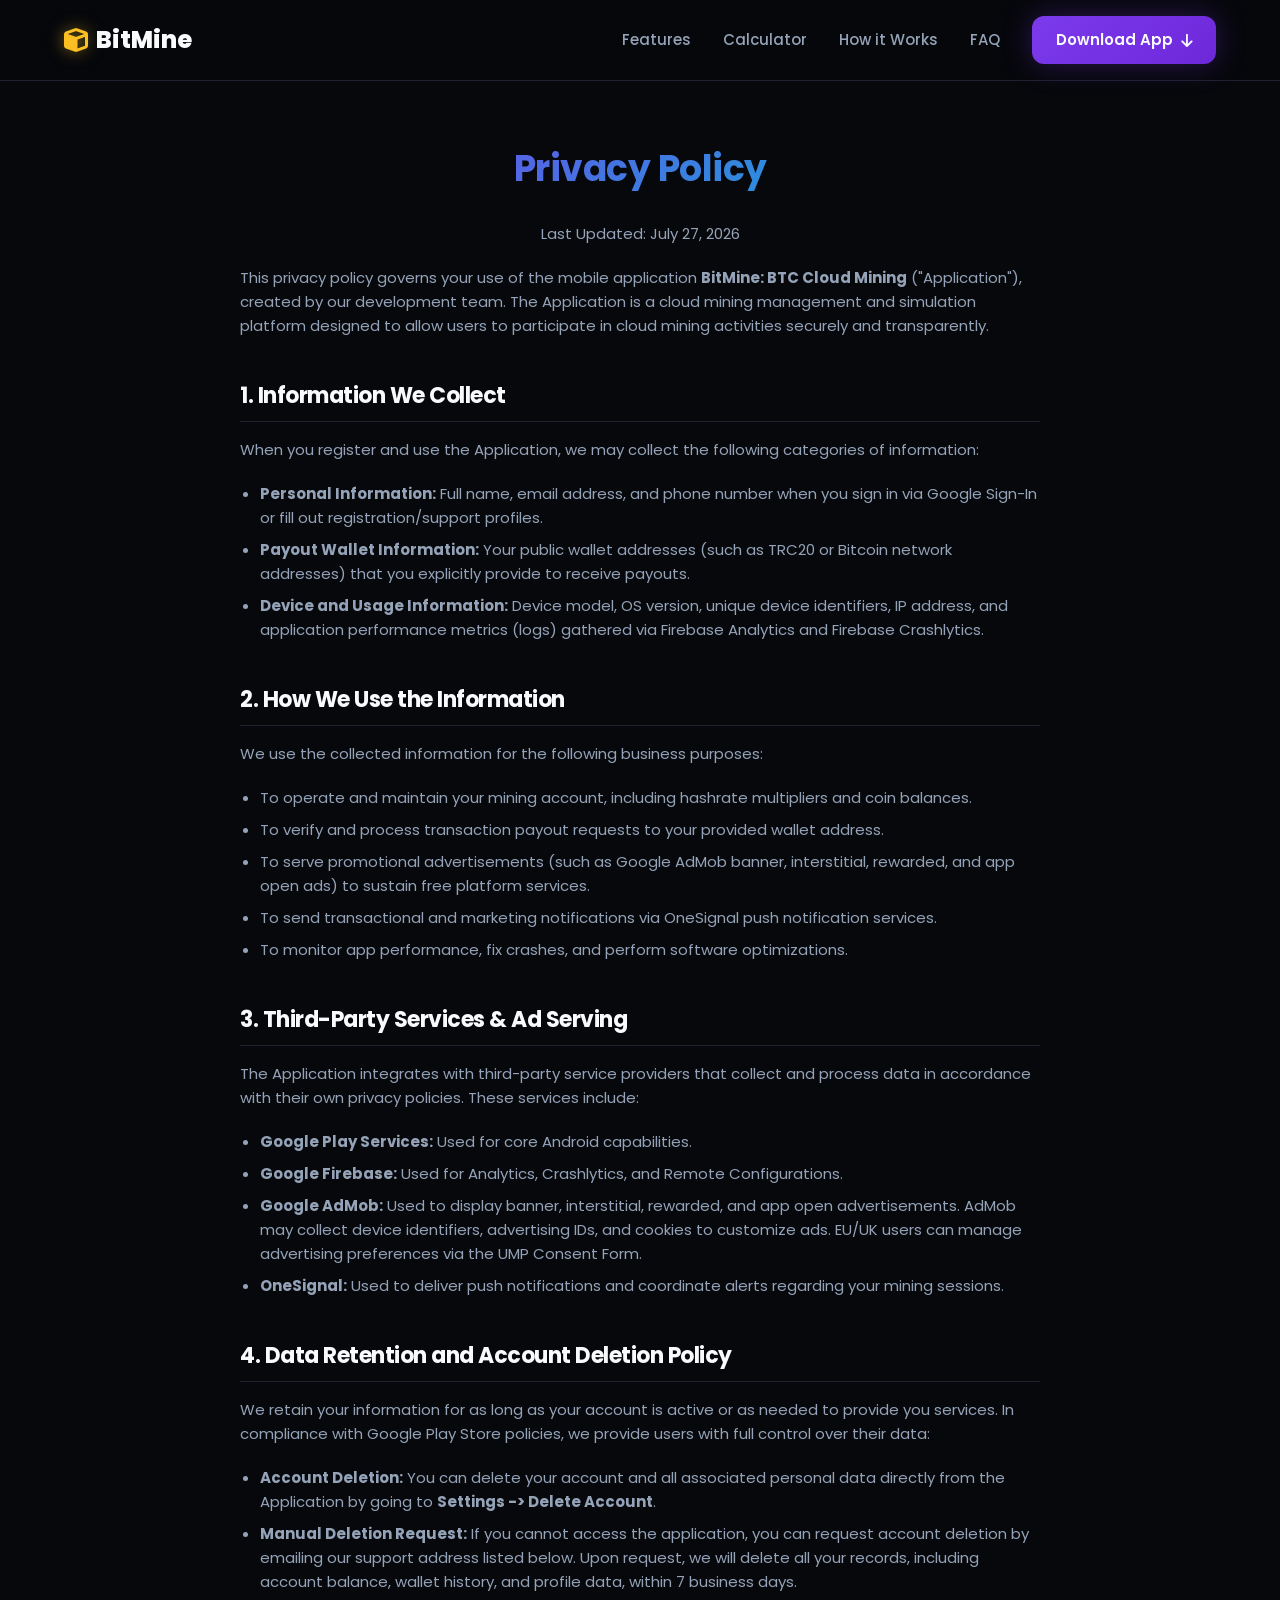
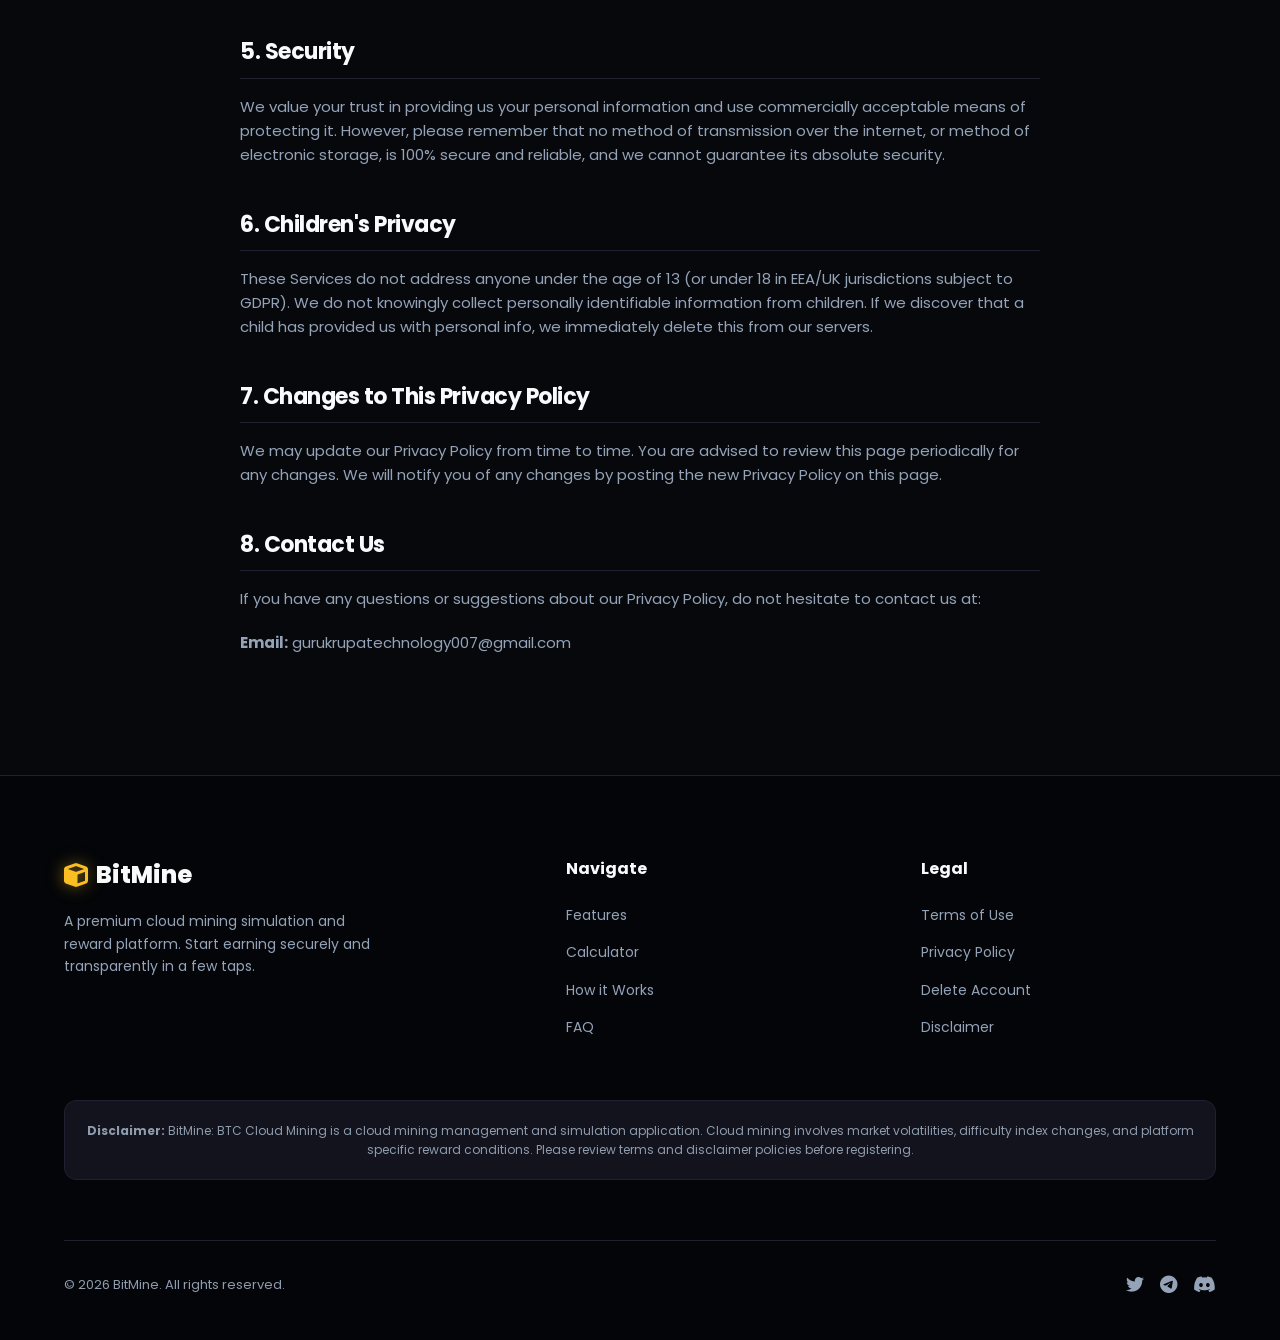
<file: privacy_policy.html>
<!DOCTYPE html>
<html lang="en">
<head>
  <meta charset="UTF-8">
  <meta name="viewport" content="width=device-width, initial-scale=1.0">
  <title>Privacy Policy - BitMine: BTC Cloud Mining</title>

  <!-- SEO Meta Tags -->
  <meta name="description" content="Privacy Policy for BitMine: BTC Cloud Mining. Learn how we handle and protect your personal data, wallet info, and device permissions.">
  <meta name="keywords" content="privacy policy, bitmine app, bitcoin cloud mining, user data protection, gdpr compliance, data safety">
  <meta name="robots" content="index, follow">
  <link rel="canonical" href="https://bitmine-crypto-cloud-mining-d8o9.vercel.app/privacy_policy.html">

  <!-- FontAwesome Icons -->
  <link rel="stylesheet" href="https://cdnjs.cloudflare.com/ajax/libs/font-awesome/6.4.0/css/all.min.css">
  <!-- Stylesheet -->
  <link rel="stylesheet" href="style.css">
  <style>
    .policy-content {
      padding: 140px 0 100px 0;
      max-width: 800px;
      margin: 0 auto;
    }
    .policy-content h1 {
      font-size: 36px;
      margin-bottom: 24px;
      text-align: center;
    }
    .policy-content p {
      color: var(--text-secondary);
      margin-bottom: 20px;
      font-size: 15px;
    }
    .policy-content h2 {
      font-size: 22px;
      margin: 40px 0 16px 0;
      color: var(--text-primary);
      border-bottom: 1px solid var(--card-border);
      padding-bottom: 8px;
    }
    .policy-content ul {
      margin-left: 20px;
      margin-bottom: 20px;
      color: var(--text-secondary);
      font-size: 15px;
    }
    .policy-content li {
      margin-bottom: 8px;
    }
    .policy-last-updated {
      text-align: center;
      color: var(--text-muted);
      font-size: 13px;
      margin-bottom: 40px;
    }
  </style>
</head>
<body>

  <!-- ── Header & Navigation ── -->
  <header>
    <div class="container nav-wrapper">
      <a href="index.html" class="logo" aria-label="BitMine Home">
        <i class="fa-solid fa-cube" aria-hidden="true"></i> BitMine
      </a>
      <nav>
        <div class="menu-toggle" id="mobile-menu" role="button" aria-label="Toggle navigation menu" tabindex="0" aria-expanded="false">
          <i class="fa-solid fa-bars" aria-hidden="true"></i>
        </div>
        <ul>
          <li><a href="index.html#features">Features</a></li>
          <li><a href="index.html#calculator">Calculator</a></li>
          <li><a href="index.html#how-it-works">How it Works</a></li>
          <li><a href="index.html#faq">FAQ</a></li>
          <li><a href="index.html#download" class="btn-primary">Download App <i class="fa-solid fa-arrow-down" aria-hidden="true"></i></a></li>
        </ul>
      </nav>
    </div>
  </header>

  <!-- ── Privacy Policy Content ── -->
  <main class="container">
    <div class="policy-content">
      <h1 class="gradient-text">Privacy Policy</h1>
      <p class="policy-last-updated">Last Updated: July 27, 2026</p>

      <p>This privacy policy governs your use of the mobile application <strong>BitMine: BTC Cloud Mining</strong> ("Application"), created by our development team. The Application is a cloud mining management and simulation platform designed to allow users to participate in cloud mining activities securely and transparently.</p>

      <h2>1. Information We Collect</h2>
      <p>When you register and use the Application, we may collect the following categories of information:</p>
      <ul>
        <li><strong>Personal Information:</strong> Full name, email address, and phone number when you sign in via Google Sign-In or fill out registration/support profiles.</li>
        <li><strong>Payout Wallet Information:</strong> Your public wallet addresses (such as TRC20 or Bitcoin network addresses) that you explicitly provide to receive payouts.</li>
        <li><strong>Device and Usage Information:</strong> Device model, OS version, unique device identifiers, IP address, and application performance metrics (logs) gathered via Firebase Analytics and Firebase Crashlytics.</li>
      </ul>

      <h2>2. How We Use the Information</h2>
      <p>We use the collected information for the following business purposes:</p>
      <ul>
        <li>To operate and maintain your mining account, including hashrate multipliers and coin balances.</li>
        <li>To verify and process transaction payout requests to your provided wallet address.</li>
        <li>To serve promotional advertisements (such as Google AdMob banner, interstitial, rewarded, and app open ads) to sustain free platform services.</li>
        <li>To send transactional and marketing notifications via OneSignal push notification services.</li>
        <li>To monitor app performance, fix crashes, and perform software optimizations.</li>
      </ul>

      <h2>3. Third-Party Services & Ad Serving</h2>
      <p>The Application integrates with third-party service providers that collect and process data in accordance with their own privacy policies. These services include:</p>
      <ul>
        <li><strong>Google Play Services:</strong> Used for core Android capabilities.</li>
        <li><strong>Google Firebase:</strong> Used for Analytics, Crashlytics, and Remote Configurations.</li>
        <li><strong>Google AdMob:</strong> Used to display banner, interstitial, rewarded, and app open advertisements. AdMob may collect device identifiers, advertising IDs, and cookies to customize ads. EU/UK users can manage advertising preferences via the UMP Consent Form.</li>
        <li><strong>OneSignal:</strong> Used to deliver push notifications and coordinate alerts regarding your mining sessions.</li>
      </ul>

      <h2>4. Data Retention and Account Deletion Policy</h2>
      <p>We retain your information for as long as your account is active or as needed to provide you services. In compliance with Google Play Store policies, we provide users with full control over their data:</p>
      <ul>
        <li><strong>Account Deletion:</strong> You can delete your account and all associated personal data directly from the Application by going to <strong>Settings -> Delete Account</strong>.</li>
        <li><strong>Manual Deletion Request:</strong> If you cannot access the application, you can request account deletion by emailing our support address listed below. Upon request, we will delete all your records, including account balance, wallet history, and profile data, within 7 business days.</li>
      </ul>

      <h2>5. Security</h2>
      <p>We value your trust in providing us your personal information and use commercially acceptable means of protecting it. However, please remember that no method of transmission over the internet, or method of electronic storage, is 100% secure and reliable, and we cannot guarantee its absolute security.</p>

      <h2>6. Children's Privacy</h2>
      <p>These Services do not address anyone under the age of 13 (or under 18 in EEA/UK jurisdictions subject to GDPR). We do not knowingly collect personally identifiable information from children. If we discover that a child has provided us with personal info, we immediately delete this from our servers.</p>

      <h2>7. Changes to This Privacy Policy</h2>
      <p>We may update our Privacy Policy from time to time. You are advised to review this page periodically for any changes. We will notify you of any changes by posting the new Privacy Policy on this page.</p>

      <h2>8. Contact Us</h2>
      <p>If you have any questions or suggestions about our Privacy Policy, do not hesitate to contact us at:</p>
      <p><strong>Email:</strong> gurukrupatechnology007@gmail.com</p>
    </div>
  </main>

  <!-- ── Footer ── -->
  <footer>
    <div class="container">
      <div class="footer-grid">
        <div class="footer-brand">
          <a href="index.html" class="logo" aria-label="BitMine Home"><i class="fa-solid fa-cube" aria-hidden="true"></i> BitMine</a>
          <p>A premium cloud mining simulation and reward platform. Start earning securely and transparently in a few taps.</p>
        </div>
        <div class="footer-links">
          <h4>Navigate</h4>
          <ul>
            <li><a href="index.html#features">Features</a></li>
            <li><a href="index.html#calculator">Calculator</a></li>
            <li><a href="index.html#how-it-works">How it Works</a></li>
            <li><a href="index.html#faq">FAQ</a></li>
          </ul>
        </div>
        <div class="footer-links">
          <h4>Legal</h4>
          <ul>
            <li><a href="terms_of_use.html">Terms of Use</a></li>
            <li><a href="privacy_policy.html">Privacy Policy</a></li>
            <li><a href="delete_user.html">Delete Account</a></li>
            <li><a href="#">Disclaimer</a></li>
          </ul>
        </div>
        <div class="footer-disclaimer">
          <p><strong>Disclaimer:</strong> BitMine: BTC Cloud Mining is a cloud mining management and simulation application. Cloud mining involves market volatilities, difficulty index changes, and platform specific reward conditions. Please review terms and disclaimer policies before registering.</p>
        </div>
      </div>
      <div class="footer-bottom">
        <p>&copy; 2026 BitMine. All rights reserved.</p>
        <div class="social-links">
          <a href="#" aria-label="Twitter"><i class="fa-brands fa-twitter" aria-hidden="true"></i></a>
          <a href="#" aria-label="Telegram"><i class="fa-brands fa-telegram" aria-hidden="true"></i></a>
          <a href="#" aria-label="Discord"><i class="fa-brands fa-discord" aria-hidden="true"></i></a>
        </div>
      </div>
    </div>
  </footer>

  <!-- ── Javascript Logic for Mobile Menu ── -->
  <script>
    const mobileMenu = document.getElementById('mobile-menu');
    const navUl = document.querySelector('nav ul');
    
    function toggleMenu() {
      navUl.classList.toggle('active');
      const icon = mobileMenu.querySelector('i');
      icon.classList.toggle('fa-bars');
      icon.classList.toggle('fa-xmark');
      const isExpanded = navUl.classList.contains('active');
      mobileMenu.setAttribute('aria-expanded', isExpanded ? 'true' : 'false');
    }

    mobileMenu.addEventListener('click', toggleMenu);
    mobileMenu.addEventListener('keydown', (e) => {
      if (e.key === 'Enter' || e.key === ' ') {
        e.preventDefault();
        toggleMenu();
      }
    });

    // Close menu when clicking on a link
    document.querySelectorAll('nav ul a').forEach(link => {
      link.addEventListener('click', () => {
        navUl.classList.remove('active');
        const icon = mobileMenu.querySelector('i');
        icon.classList.add('fa-bars');
        icon.classList.remove('fa-xmark');
        mobileMenu.setAttribute('aria-expanded', 'false');
      });
    });
  </script>
</body>
</html>
</file>
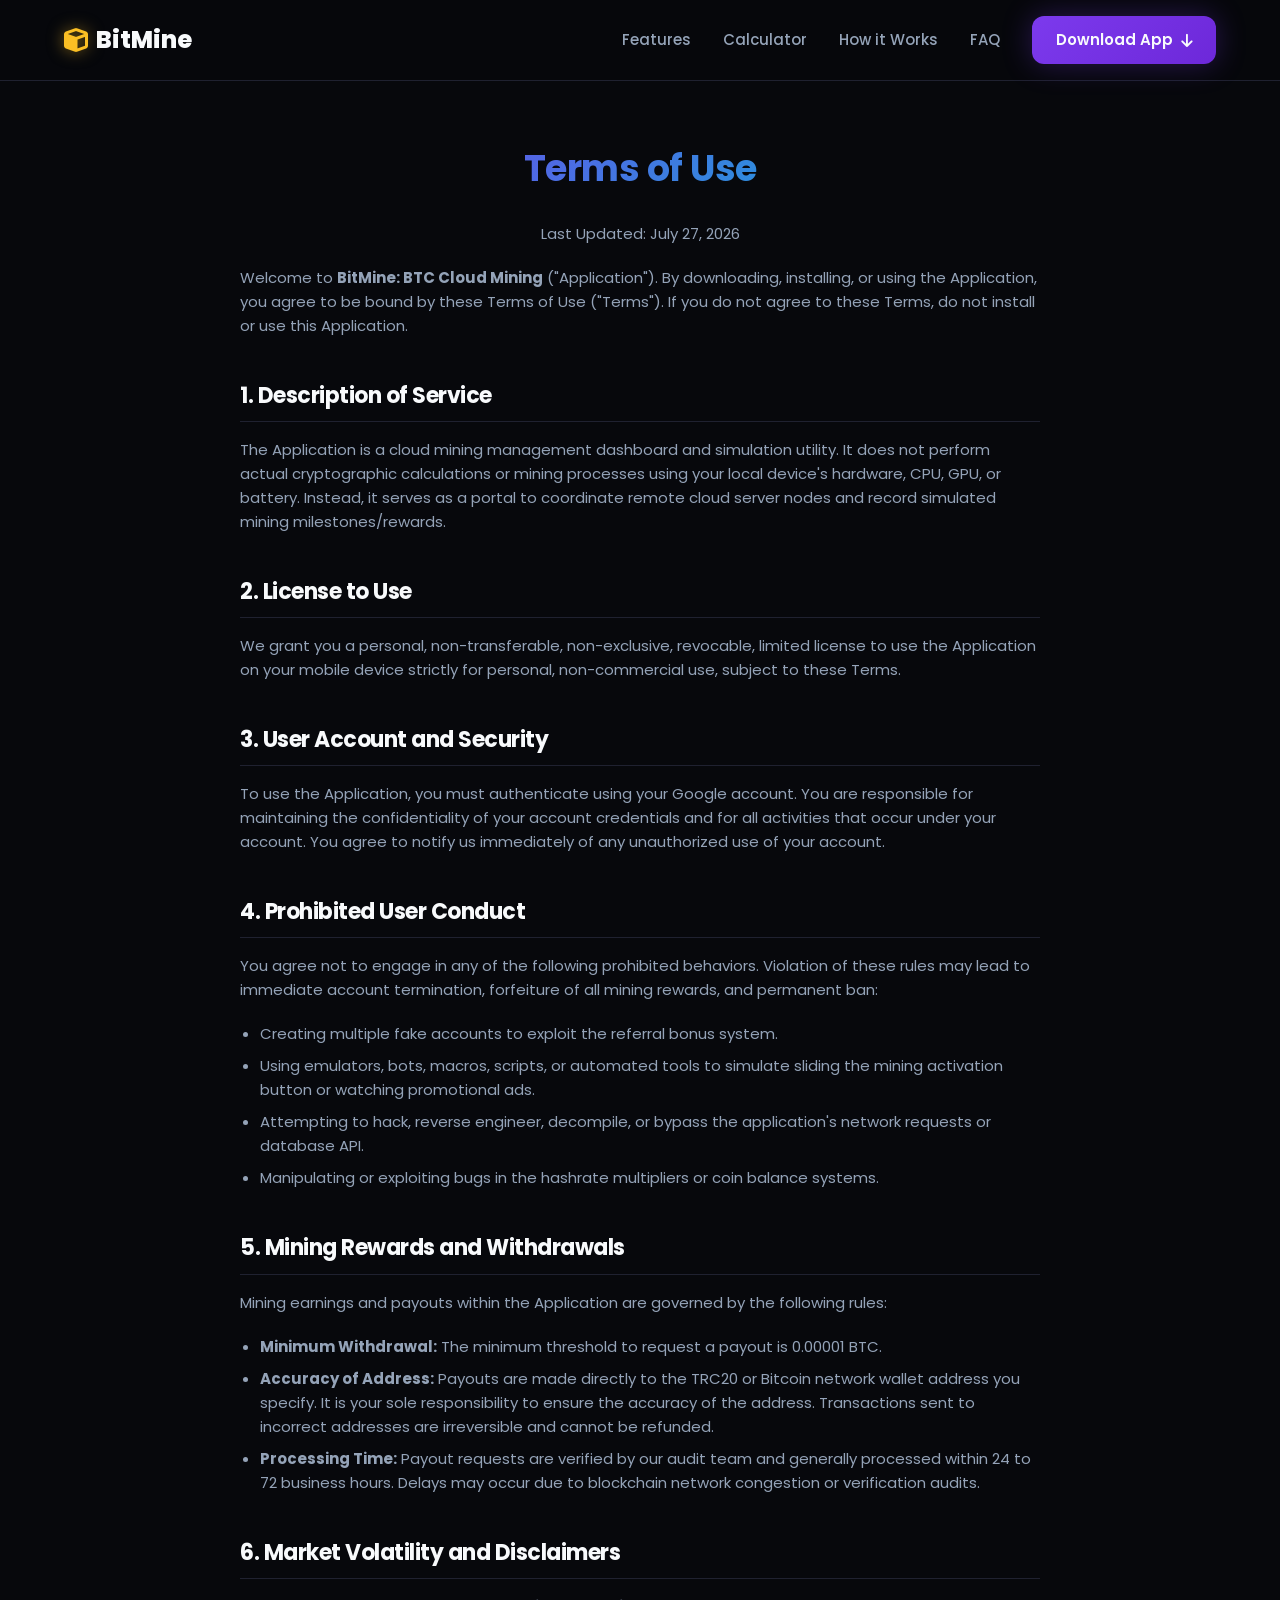
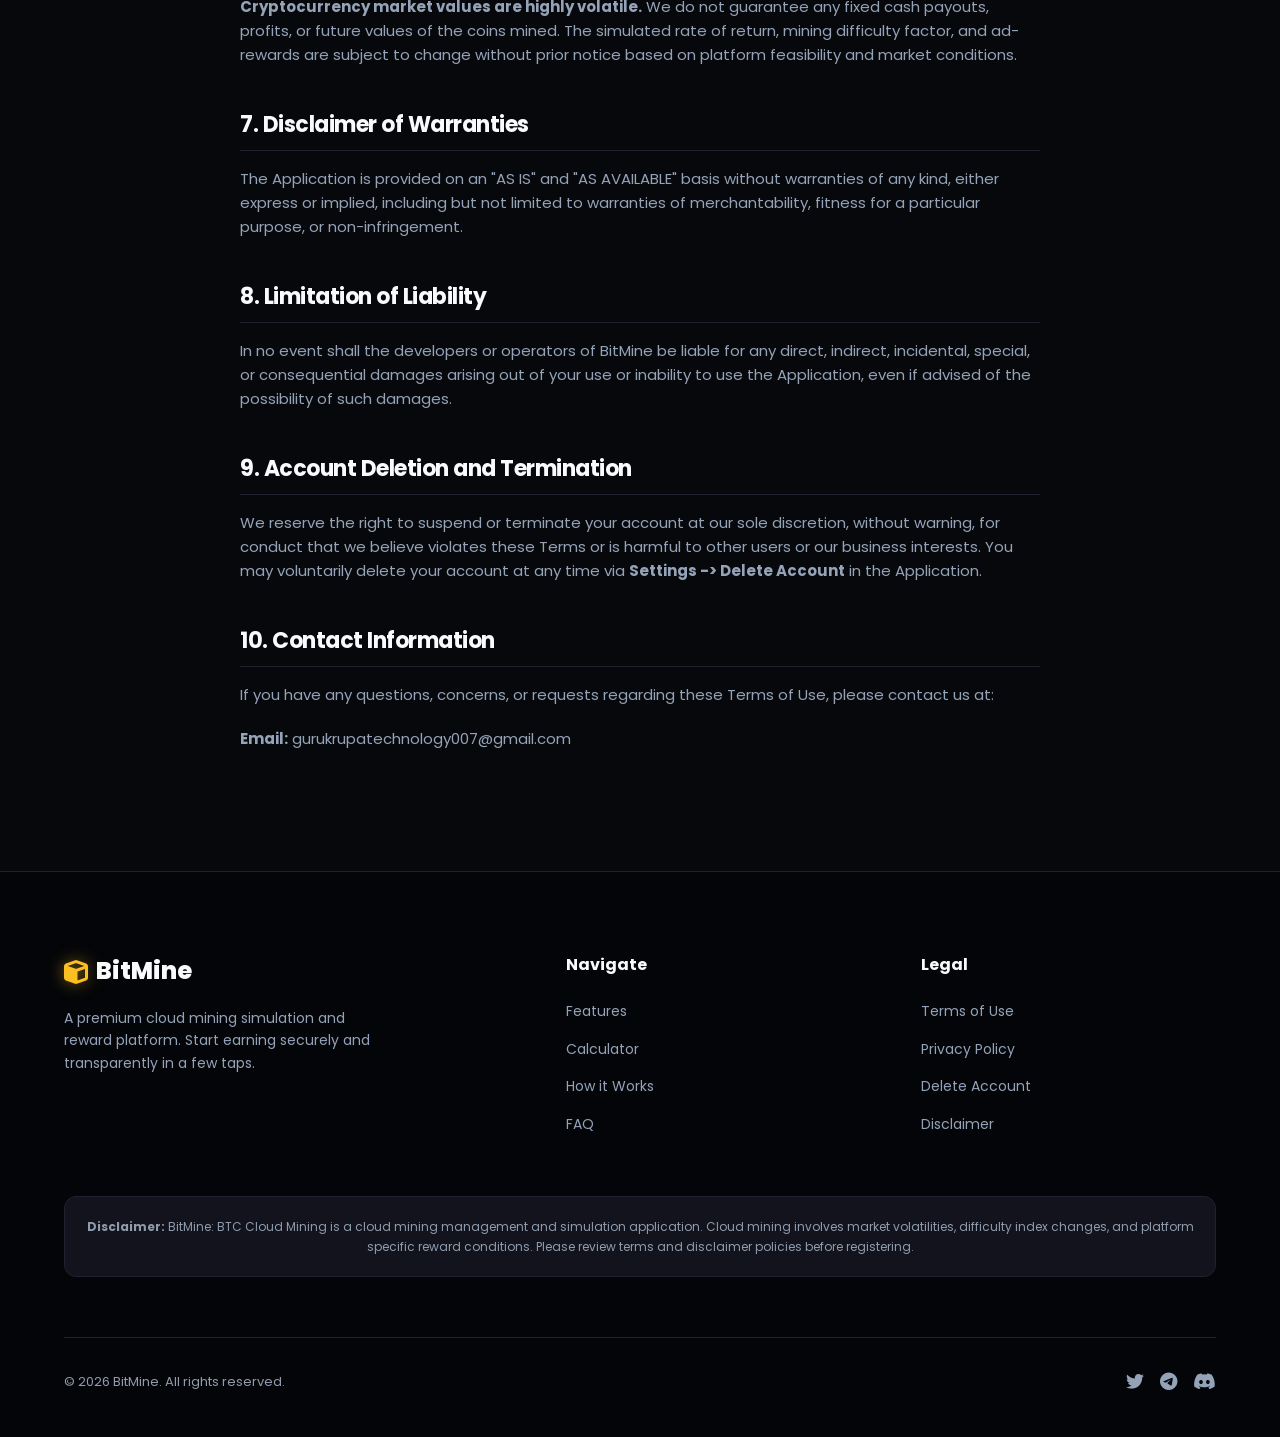
<file: terms_of_use.html>
<!DOCTYPE html>
<html lang="en">
<head>
  <meta charset="UTF-8">
  <meta name="viewport" content="width=device-width, initial-scale=1.0">
  <title>Terms of Use - BitMine: BTC Cloud Mining</title>

  <!-- SEO Meta Tags -->
  <meta name="description" content="Terms of Use for BitMine: BTC Cloud Mining. Review the rules, usage guidelines, payout criteria, and simulation disclaimers.">
  <meta name="keywords" content="terms of use, terms and conditions, bitmine rules, bitcoin cloud mining platform terms">
  <meta name="robots" content="index, follow">
  <link rel="canonical" href="https://bitmine-crypto-cloud-mining-d8o9.vercel.app/terms_of_use.html">

  <!-- FontAwesome Icons -->
  <link rel="stylesheet" href="https://cdnjs.cloudflare.com/ajax/libs/font-awesome/6.4.0/css/all.min.css">
  <!-- Stylesheet -->
  <link rel="stylesheet" href="style.css">
  <style>
    .policy-content {
      padding: 140px 0 100px 0;
      max-width: 800px;
      margin: 0 auto;
    }
    .policy-content h1 {
      font-size: 36px;
      margin-bottom: 24px;
      text-align: center;
    }
    .policy-content p {
      color: var(--text-secondary);
      margin-bottom: 20px;
      font-size: 15px;
    }
    .policy-content h2 {
      font-size: 22px;
      margin: 40px 0 16px 0;
      color: var(--text-primary);
      border-bottom: 1px solid var(--card-border);
      padding-bottom: 8px;
    }
    .policy-content ul {
      margin-left: 20px;
      margin-bottom: 20px;
      color: var(--text-secondary);
      font-size: 15px;
    }
    .policy-content li {
      margin-bottom: 8px;
    }
    .policy-last-updated {
      text-align: center;
      color: var(--text-muted);
      font-size: 13px;
      margin-bottom: 40px;
    }
  </style>
</head>
<body>

  <!-- ── Header & Navigation ── -->
  <header>
    <div class="container nav-wrapper">
      <a href="index.html" class="logo" aria-label="BitMine Home">
        <i class="fa-solid fa-cube" aria-hidden="true"></i> BitMine
      </a>
      <nav>
        <div class="menu-toggle" id="mobile-menu" role="button" aria-label="Toggle navigation menu" tabindex="0" aria-expanded="false">
          <i class="fa-solid fa-bars" aria-hidden="true"></i>
        </div>
        <ul>
          <li><a href="index.html#features">Features</a></li>
          <li><a href="index.html#calculator">Calculator</a></li>
          <li><a href="index.html#how-it-works">How it Works</a></li>
          <li><a href="index.html#faq">FAQ</a></li>
          <li><a href="index.html#download" class="btn-primary">Download App <i class="fa-solid fa-arrow-down" aria-hidden="true"></i></a></li>
        </ul>
      </nav>
    </div>
  </header>

  <!-- ── Terms of Use Content ── -->
  <main class="container">
    <div class="policy-content">
      <h1 class="gradient-text">Terms of Use</h1>
      <p class="policy-last-updated">Last Updated: July 27, 2026</p>

      <p>Welcome to <strong>BitMine: BTC Cloud Mining</strong> ("Application"). By downloading, installing, or using the Application, you agree to be bound by these Terms of Use ("Terms"). If you do not agree to these Terms, do not install or use this Application.</p>

      <h2>1. Description of Service</h2>
      <p>The Application is a cloud mining management dashboard and simulation utility. It does not perform actual cryptographic calculations or mining processes using your local device's hardware, CPU, GPU, or battery. Instead, it serves as a portal to coordinate remote cloud server nodes and record simulated mining milestones/rewards.</p>

      <h2>2. License to Use</h2>
      <p>We grant you a personal, non-transferable, non-exclusive, revocable, limited license to use the Application on your mobile device strictly for personal, non-commercial use, subject to these Terms.</p>

      <h2>3. User Account and Security</h2>
      <p>To use the Application, you must authenticate using your Google account. You are responsible for maintaining the confidentiality of your account credentials and for all activities that occur under your account. You agree to notify us immediately of any unauthorized use of your account.</p>

      <h2>4. Prohibited User Conduct</h2>
      <p>You agree not to engage in any of the following prohibited behaviors. Violation of these rules may lead to immediate account termination, forfeiture of all mining rewards, and permanent ban:</p>
      <ul>
        <li>Creating multiple fake accounts to exploit the referral bonus system.</li>
        <li>Using emulators, bots, macros, scripts, or automated tools to simulate sliding the mining activation button or watching promotional ads.</li>
        <li>Attempting to hack, reverse engineer, decompile, or bypass the application's network requests or database API.</li>
        <li>Manipulating or exploiting bugs in the hashrate multipliers or coin balance systems.</li>
      </ul>

      <h2>5. Mining Rewards and Withdrawals</h2>
      <p>Mining earnings and payouts within the Application are governed by the following rules:</p>
      <ul>
        <li><strong>Minimum Withdrawal:</strong> The minimum threshold to request a payout is 0.00001 BTC.</li>
        <li><strong>Accuracy of Address:</strong> Payouts are made directly to the TRC20 or Bitcoin network wallet address you specify. It is your sole responsibility to ensure the accuracy of the address. Transactions sent to incorrect addresses are irreversible and cannot be refunded.</li>
        <li><strong>Processing Time:</strong> Payout requests are verified by our audit team and generally processed within 24 to 72 business hours. Delays may occur due to blockchain network congestion or verification audits.</li>
      </ul>

      <h2>6. Market Volatility and Disclaimers</h2>
      <p><strong>Cryptocurrency market values are highly volatile.</strong> We do not guarantee any fixed cash payouts, profits, or future values of the coins mined. The simulated rate of return, mining difficulty factor, and ad-rewards are subject to change without prior notice based on platform feasibility and market conditions.</p>

      <h2>7. Disclaimer of Warranties</h2>
      <p>The Application is provided on an "AS IS" and "AS AVAILABLE" basis without warranties of any kind, either express or implied, including but not limited to warranties of merchantability, fitness for a particular purpose, or non-infringement.</p>

      <h2>8. Limitation of Liability</h2>
      <p>In no event shall the developers or operators of BitMine be liable for any direct, indirect, incidental, special, or consequential damages arising out of your use or inability to use the Application, even if advised of the possibility of such damages.</p>

      <h2>9. Account Deletion and Termination</h2>
      <p>We reserve the right to suspend or terminate your account at our sole discretion, without warning, for conduct that we believe violates these Terms or is harmful to other users or our business interests. You may voluntarily delete your account at any time via <strong>Settings -> Delete Account</strong> in the Application.</p>

      <h2>10. Contact Information</h2>
      <p>If you have any questions, concerns, or requests regarding these Terms of Use, please contact us at:</p>
      <p><strong>Email:</strong> gurukrupatechnology007@gmail.com</p>
    </div>
  </main>

  <!-- ── Footer ── -->
  <footer>
    <div class="container">
      <div class="footer-grid">
        <div class="footer-brand">
          <a href="index.html" class="logo" aria-label="BitMine Home"><i class="fa-solid fa-cube" aria-hidden="true"></i> BitMine</a>
          <p>A premium cloud mining simulation and reward platform. Start earning securely and transparently in a few taps.</p>
        </div>
        <div class="footer-links">
          <h4>Navigate</h4>
          <ul>
            <li><a href="index.html#features">Features</a></li>
            <li><a href="index.html#calculator">Calculator</a></li>
            <li><a href="index.html#how-it-works">How it Works</a></li>
            <li><a href="index.html#faq">FAQ</a></li>
          </ul>
        </div>
        <div class="footer-links">
          <h4>Legal</h4>
          <ul>
            <li><a href="terms_of_use.html">Terms of Use</a></li>
            <li><a href="privacy_policy.html">Privacy Policy</a></li>
            <li><a href="delete_user.html">Delete Account</a></li>
            <li><a href="#">Disclaimer</a></li>
          </ul>
        </div>
        <div class="footer-disclaimer">
          <p><strong>Disclaimer:</strong> BitMine: BTC Cloud Mining is a cloud mining management and simulation application. Cloud mining involves market volatilities, difficulty index changes, and platform specific reward conditions. Please review terms and disclaimer policies before registering.</p>
        </div>
      </div>
      <div class="footer-bottom">
        <p>&copy; 2026 BitMine. All rights reserved.</p>
        <div class="social-links">
          <a href="#" aria-label="Twitter"><i class="fa-brands fa-twitter" aria-hidden="true"></i></a>
          <a href="#" aria-label="Telegram"><i class="fa-brands fa-telegram" aria-hidden="true"></i></a>
          <a href="#" aria-label="Discord"><i class="fa-brands fa-discord" aria-hidden="true"></i></a>
        </div>
      </div>
    </div>
  </footer>

  <!-- ── Javascript Logic for Mobile Menu ── -->
  <script>
    const mobileMenu = document.getElementById('mobile-menu');
    const navUl = document.querySelector('nav ul');
    
    function toggleMenu() {
      navUl.classList.toggle('active');
      const icon = mobileMenu.querySelector('i');
      icon.classList.toggle('fa-bars');
      icon.classList.toggle('fa-xmark');
      const isExpanded = navUl.classList.contains('active');
      mobileMenu.setAttribute('aria-expanded', isExpanded ? 'true' : 'false');
    }

    mobileMenu.addEventListener('click', toggleMenu);
    mobileMenu.addEventListener('keydown', (e) => {
      if (e.key === 'Enter' || e.key === ' ') {
        e.preventDefault();
        toggleMenu();
      }
    });

    // Close menu when clicking on a link
    document.querySelectorAll('nav ul a').forEach(link => {
      link.addEventListener('click', () => {
        navUl.classList.remove('active');
        const icon = mobileMenu.querySelector('i');
        icon.classList.add('fa-bars');
        icon.classList.remove('fa-xmark');
        mobileMenu.setAttribute('aria-expanded', 'false');
      });
    });
  </script>
</body>
</html>
</file>
<file: style.css>
@import url('https://fonts.googleapis.com/css2?family=Poppins:wght@300;400;500;600;700;800&display=swap');

/* ── Design System & CSS Variables ───────────────────────────────────────── */
:root {
  --bg-color: #07080C;
  --card-bg: #12131C;
  --card-border: #1F2130;
  
  --primary: #7C3AED;
  --primary-dark: #6D28D9;
  --secondary: #06B6D4;
  --accent: #EC4899;
  
  --success: #10B981;
  --gold: #FBBF24;
  
  --text-primary: #F8FAFC;
  --text-secondary: #94A3B8;
  --text-muted: #8F9CAE;
  
  --transition: all 0.3s cubic-bezier(0.4, 0, 0.2, 1);
  --purple-glow: 0 0 30px rgba(124, 58, 237, 0.3);
  --cyan-glow: 0 0 30px rgba(6, 182, 212, 0.3);
}

/* ── Reset & Base Styles ─────────────────────────────────────────────────── */
* {
  margin: 0;
  padding: 0;
  box-sizing: border-box;
  font-family: 'Poppins', sans-serif;
  scroll-behavior: smooth;
}

body {
  background-color: var(--bg-color);
  color: var(--text-primary);
  overflow-x: hidden;
  line-height: 1.6;
}

/* Custom Scrollbar */
::-webkit-scrollbar {
  width: 10px;
}
::-webkit-scrollbar-track {
  background: var(--bg-color);
}
::-webkit-scrollbar-thumb {
  background: var(--card-border);
  border-radius: 5px;
}
::-webkit-scrollbar-thumb:hover {
  background: var(--primary);
}

/* ── Layout & Typography ────────────────────────────────────────────────── */
.container {
  max-width: 1200px;
  margin: 0 auto;
  padding: 0 24px;
}

h1, h2, h3 {
  font-weight: 700;
  letter-spacing: -0.5px;
}

.gradient-text {
  background: linear-gradient(135deg, var(--primary) 0%, var(--secondary) 100%);
  -webkit-background-clip: text;
  -webkit-text-fill-color: transparent;
}

.secondary-gradient-text {
  background: linear-gradient(135deg, var(--secondary) 0%, var(--accent) 100%);
  -webkit-background-clip: text;
  -webkit-text-fill-color: transparent;
}

/* ── Header & Navigation ─────────────────────────────────────────────────── */
header {
  position: fixed;
  top: 0;
  left: 0;
  width: 100%;
  z-index: 1000;
  backdrop-filter: blur(12px);
  background: rgba(7, 8, 12, 0.8);
  border-bottom: 1px solid var(--card-border);
  padding: 16px 0;
  transition: var(--transition);
}

.nav-wrapper {
  display: flex;
  justify-content: space-between;
  align-items: center;
}

.logo {
  font-size: 24px;
  font-weight: 800;
  text-decoration: none;
  display: flex;
  align-items: center;
  gap: 8px;
  color: var(--text-primary);
}

.logo i {
  color: var(--gold);
  filter: drop-shadow(0 0 8px rgba(251, 191, 36, 0.5));
}

nav {
  display: flex;
  align-items: center;
}

nav ul {
  display: flex;
  list-style: none;
  gap: 32px;
  align-items: center;
}

nav ul a {
  color: var(--text-secondary);
  text-decoration: none;
  font-weight: 500;
  font-size: 15px;
  transition: var(--transition);
}

nav ul a:hover {
  color: var(--primary);
}

/* Mobile Menu Toggle button */
.menu-toggle {
  display: none;
  font-size: 22px;
  cursor: pointer;
  color: var(--text-primary);
  transition: var(--transition);
}

.menu-toggle:hover {
  color: var(--primary);
}

.btn-primary {
  background: linear-gradient(135deg, var(--primary) 0%, var(--primary-dark) 100%);
  color: var(--text-primary);
  padding: 12px 24px;
  border-radius: 12px;
  text-decoration: none;
  font-weight: 600;
  display: inline-flex;
  align-items: center;
  gap: 8px;
  border: none;
  cursor: pointer;
  box-shadow: var(--purple-glow);
  transition: var(--transition);
}

.btn-primary:hover {
  transform: translateY(-2px);
  box-shadow: 0 0 40px rgba(124, 58, 237, 0.5);
}

.btn-secondary {
  background: transparent;
  color: var(--text-primary);
  border: 1.5px solid var(--card-border);
  padding: 12px 24px;
  border-radius: 12px;
  text-decoration: none;
  font-weight: 600;
  display: inline-flex;
  align-items: center;
  gap: 8px;
  cursor: pointer;
  transition: var(--transition);
}

.btn-secondary:hover {
  border-color: var(--secondary);
  background: rgba(6, 182, 212, 0.05);
}

/* ── Hero Section ────────────────────────────────────────────────────────── */
.hero {
  padding: 160px 0 100px 0;
  position: relative;
  overflow: hidden;
}

/* Glow Background Orbs */
.hero::before {
  content: '';
  position: absolute;
  top: -10%;
  left: -10%;
  width: 50vw;
  height: 50vw;
  background: radial-gradient(circle, rgba(124, 58, 237, 0.15) 0%, transparent 70%);
  pointer-events: none;
  z-index: 0;
}

.hero::after {
  content: '';
  position: absolute;
  bottom: -10%;
  right: -10%;
  width: 40vw;
  height: 40vw;
  background: radial-gradient(circle, rgba(6, 182, 212, 0.12) 0%, transparent 70%);
  pointer-events: none;
  z-index: 0;
}

.hero-grid {
  display: grid;
  grid-template-columns: 1.2fr 0.8fr;
  align-items: center;
  gap: 60px;
  position: relative;
  z-index: 1;
}

.hero-content h1 {
  font-size: 56px;
  line-height: 1.15;
  margin-bottom: 24px;
}

.hero-content p {
  font-size: 18px;
  color: var(--text-secondary);
  margin-bottom: 40px;
  max-width: 540px;
}

.hero-buttons {
  display: flex;
  gap: 16px;
  margin-bottom: 48px;
}

.hero-stats {
  display: flex;
  gap: 48px;
}

.stat-item h3 {
  font-size: 32px;
  color: var(--text-primary);
  margin-bottom: 4px;
  font-weight: 800;
}

.stat-item p {
  font-size: 14px;
  color: var(--text-secondary);
  margin: 0;
}

/* Phone Mockup Styling */
.hero-mockup {
  position: relative;
  display: flex;
  justify-content: center;
  align-items: center;
}

.device-frame {
  width: 290px;
  height: 580px;
  background: #0f1016;
  border: 12px solid #2e3047;
  border-radius: 40px;
  box-shadow: 0 30px 60px rgba(0,0,0,0.8), var(--purple-glow);
  position: relative;
  overflow: hidden;
  display: flex;
  flex-direction: column;
}

.device-notch {
  width: 140px;
  height: 25px;
  background: #2e3047;
  position: absolute;
  top: 0;
  left: 50%;
  transform: translateX(-50%);
  border-radius: 0 0 18px 18px;
  z-index: 10;
}

/* App Interface UI Mockup */
.app-screen {
  flex: 1;
  background: var(--bg-color);
  padding: 30px 16px 16px 16px;
  display: flex;
  flex-direction: column;
  justify-content: space-between;
}

.app-header {
  display: flex;
  justify-content: space-between;
  align-items: center;
  margin-top: 10px;
}

.app-header span {
  font-weight: 700;
  font-size: 16px;
}

.app-header i {
  color: var(--gold);
}

.app-card {
  background: var(--card-bg);
  border: 1px solid var(--card-border);
  border-radius: 16px;
  padding: 16px;
  text-align: center;
  position: relative;
}

.app-card-title {
  font-size: 12px;
  color: var(--text-secondary);
  margin-bottom: 4px;
}

.app-card-val {
  font-size: 24px;
  font-weight: 700;
  color: var(--text-primary);
}

.app-mining-btn {
  width: 100%;
  background: linear-gradient(135deg, var(--primary) 0%, var(--secondary) 100%);
  padding: 14px;
  border-radius: 12px;
  text-align: center;
  font-weight: 600;
  font-size: 14px;
  box-shadow: 0 4px 15px rgba(124, 58, 237, 0.4);
  cursor: pointer;
  animation: pulse 2s infinite;
}

@keyframes pulse {
  0% { transform: scale(1); }
  50% { transform: scale(1.03); }
  100% { transform: scale(1); }
}

.mockup-glow {
  position: absolute;
  width: 130%;
  height: 130%;
  background: radial-gradient(circle, rgba(124, 58, 237, 0.1) 0%, transparent 60%);
  pointer-events: none;
  z-index: -1;
}

/* ── Features Section ────────────────────────────────────────────────────── */
.features {
  padding: 100px 0;
  background: relative;
}

.section-header {
  text-align: center;
  margin-bottom: 60px;
}

.section-header h2 {
  font-size: 40px;
  margin-bottom: 16px;
}

.section-header p {
  font-size: 16px;
  color: var(--text-secondary);
  max-width: 600px;
  margin: 0 auto;
}

.features-grid {
  display: grid;
  grid-template-columns: repeat(auto-fit, minmax(280px, 1fr));
  gap: 30px;
}

.feature-card {
  background: var(--card-bg);
  border: 1px solid var(--card-border);
  border-radius: 20px;
  padding: 40px 30px;
  transition: var(--transition);
  position: relative;
  overflow: hidden;
}

.feature-card:hover {
  transform: translateY(-8px);
  border-color: var(--primary);
  box-shadow: 0 10px 30px rgba(124, 58, 237, 0.15);
}

.feature-card::before {
  content: '';
  position: absolute;
  top: 0;
  left: 0;
  width: 100%;
  height: 100%;
  background: radial-gradient(circle at top right, rgba(124, 58, 237, 0.05) 0%, transparent 50%);
  pointer-events: none;
}

.feature-icon {
  width: 60px;
  height: 60px;
  border-radius: 14px;
  background: rgba(124, 58, 237, 0.1);
  display: flex;
  justify-content: center;
  align-items: center;
  font-size: 24px;
  color: var(--primary);
  margin-bottom: 24px;
  transition: var(--transition);
}

.feature-card:hover .feature-icon {
  background: var(--primary);
  color: var(--text-primary);
  box-shadow: var(--purple-glow);
}

.feature-card h3 {
  font-size: 20px;
  margin-bottom: 12px;
}

.feature-card p {
  color: var(--text-secondary);
  font-size: 14px;
}

/* ── Interactive Calculator ────────────────────────────────────────────── */
.calculator-section {
  padding: 100px 0;
  background: rgba(18, 19, 28, 0.4);
  border-top: 1px solid var(--card-border);
  border-bottom: 1px solid var(--card-border);
}

.calc-box {
  background: var(--card-bg);
  border: 1px solid var(--card-border);
  border-radius: 24px;
  padding: 50px;
  display: grid;
  grid-template-columns: 1fr 1fr;
  gap: 60px;
  align-items: center;
}

.calc-left h2 {
  font-size: 36px;
  margin-bottom: 16px;
}

.calc-left p {
  color: var(--text-secondary);
  margin-bottom: 30px;
}

.calc-sliders {
  display: flex;
  flex-direction: column;
  gap: 24px;
}

.slider-group {
  display: flex;
  flex-direction: column;
  gap: 12px;
}

.slider-header {
  display: flex;
  justify-content: space-between;
  font-weight: 500;
}

.slider-header span:last-child {
  color: var(--secondary);
  font-weight: 700;
}

input[type=range] {
  -webkit-appearance: none;
  width: 100%;
  height: 6px;
  background: var(--card-border);
  border-radius: 5px;
  outline: none;
}

input[type=range]::-webkit-slider-thumb {
  -webkit-appearance: none;
  width: 20px;
  height: 20px;
  border-radius: 50%;
  background: var(--secondary);
  cursor: pointer;
  box-shadow: var(--cyan-glow);
  transition: var(--transition);
}

input[type=range]::-webkit-slider-thumb:hover {
  transform: scale(1.2);
}

.calc-right {
  background: rgba(7, 8, 12, 0.6);
  border: 1px solid var(--card-border);
  border-radius: 20px;
  padding: 40px;
  text-align: center;
  position: relative;
  overflow: hidden;
}

.calc-right::after {
  content: '';
  position: absolute;
  top: 0;
  right: 0;
  width: 80px;
  height: 80px;
  background: radial-gradient(circle, rgba(6, 182, 212, 0.2) 0%, transparent 70%);
}

.calc-output-title {
  font-size: 14px;
  color: var(--text-secondary);
  margin-bottom: 8px;
}

.calc-output-val {
  font-size: 40px;
  font-weight: 800;
  color: var(--text-primary);
  margin-bottom: 4px;
}

.calc-output-val span {
  font-size: 20px;
  font-weight: 500;
  color: var(--secondary);
}

.calc-usd-val {
  font-size: 18px;
  color: var(--success);
  font-weight: 600;
  margin-bottom: 24px;
}

/* ── How it Works Section ────────────────────────────────────────────────── */
.how-it-works {
  padding: 100px 0;
}

.steps-container {
  display: grid;
  grid-template-columns: repeat(3, 1fr);
  gap: 40px;
  position: relative;
}

.step-card {
  text-align: center;
  position: relative;
}

.step-num {
  width: 70px;
  height: 70px;
  border-radius: 50%;
  background: linear-gradient(135deg, var(--primary) 0%, var(--secondary) 100%);
  font-size: 28px;
  font-weight: 800;
  display: flex;
  justify-content: center;
  align-items: center;
  margin: 0 auto 24px auto;
  box-shadow: var(--purple-glow);
}

.step-card h3 {
  font-size: 20px;
  margin-bottom: 12px;
}

.step-card p {
  color: var(--text-secondary);
  font-size: 14px;
  max-width: 280px;
  margin: 0 auto;
}

/* Step connector lines */
.steps-container::before {
  content: '';
  position: absolute;
  top: 35px;
  left: 10%;
  width: 80%;
  height: 2px;
  background: linear-gradient(90deg, var(--primary) 0%, var(--secondary) 100%);
  opacity: 0.15;
  z-index: -1;
}

/* ── FAQ Section ────────────────────────────────────────────────────────── */
.faq {
  padding: 100px 0;
}

.faq-container {
  max-width: 800px;
  margin: 0 auto;
  display: flex;
  flex-direction: column;
  gap: 20px;
}

.faq-item {
  background: var(--card-bg);
  border: 1px solid var(--card-border);
  border-radius: 16px;
  overflow: hidden;
  transition: var(--transition);
}

.faq-header {
  padding: 24px;
  display: flex;
  justify-content: space-between;
  align-items: center;
  cursor: pointer;
  user-select: none;
}

.faq-header h3 {
  font-size: 16px;
  font-weight: 600;
}

.faq-icon {
  font-size: 18px;
  transition: var(--transition);
  color: var(--primary);
}

.faq-content {
  max-height: 0;
  overflow: hidden;
  transition: max-height 0.3s ease-out;
  padding: 0 24px;
}

.faq-content p {
  padding-bottom: 24px;
  color: var(--text-secondary);
  font-size: 14px;
}

.faq-item.active {
  border-color: var(--primary);
}

.faq-item.active .faq-icon {
  transform: rotate(45deg);
}

/* ── Footer ──────────────────────────────────────────────────────────────── */
footer {
  background: #040508;
  border-top: 1px solid var(--card-border);
  padding: 80px 0 40px 0;
}

.footer-grid {
  display: grid;
  grid-template-columns: 1.5fr 1fr 1fr;
  gap: 60px;
  margin-bottom: 60px;
}

.footer-brand p {
  color: var(--text-secondary);
  font-size: 14px;
  margin-top: 16px;
  max-width: 320px;
}

.footer-links h4 {
  font-size: 16px;
  margin-bottom: 20px;
}

.footer-links ul {
  list-style: none;
  display: flex;
  flex-direction: column;
  gap: 12px;
}

.footer-links ul a {
  color: var(--text-secondary);
  text-decoration: none;
  font-size: 14px;
  transition: var(--transition);
}

.footer-links ul a:hover {
  color: var(--secondary);
}

.footer-disclaimer {
  grid-column: 1 / -1;
  background: var(--card-bg);
  border: 1px solid var(--card-border);
  border-radius: 12px;
  padding: 20px;
}

.footer-disclaimer p {
  font-size: 12px;
  color: var(--text-muted);
  text-align: center;
}

.footer-bottom {
  border-top: 1px solid var(--card-border);
  padding-top: 30px;
  display: flex;
  justify-content: space-between;
  align-items: center;
}

.footer-bottom p {
  font-size: 13px;
  color: var(--text-muted);
}

.social-links {
  display: flex;
  gap: 16px;
}

.social-links a {
  color: var(--text-secondary);
  font-size: 18px;
  transition: var(--transition);
}

.social-links a:hover {
  color: var(--primary);
}

/* ── Responsive Styling ──────────────────────────────────────────────────── */
@media (max-width: 992px) {
  .hero-grid {
    grid-template-columns: 1fr;
    text-align: center;
    gap: 40px;
  }
  .hero-content p {
    margin: 0 auto 40px auto;
  }
  .hero-buttons {
    justify-content: center;
  }
  .hero-stats {
    justify-content: center;
  }
  .calc-box {
    grid-template-columns: 1fr;
    gap: 40px;
    padding: 30px;
  }
  .steps-container {
    grid-template-columns: 1fr;
    gap: 40px;
  }
  .steps-container::before {
    display: none;
  }
}

@media (max-width: 768px) {
  .hero-content h1 {
    font-size: 40px;
  }
  .menu-toggle {
    display: block;
  }
  nav {
    position: relative;
  }
  nav ul {
    display: none;
    flex-direction: column;
    position: absolute;
    top: 60px;
    right: 0;
    background: var(--card-bg);
    border: 1px solid var(--card-border);
    border-radius: 12px;
    padding: 24px;
    gap: 20px;
    width: 240px;
    box-shadow: var(--purple-glow);
    z-index: 100;
    align-items: stretch;
  }
  nav ul.active {
    display: flex;
  }
  nav ul li {
    text-align: center;
  }
  nav ul li a.btn-primary {
    display: flex;
    justify-content: center;
    width: 100%;
  }
  .footer-grid {
    grid-template-columns: 1fr;
    gap: 40px;
  }
  .footer-bottom {
    flex-direction: column;
    gap: 16px;
    text-align: center;
  }
}
</file>
